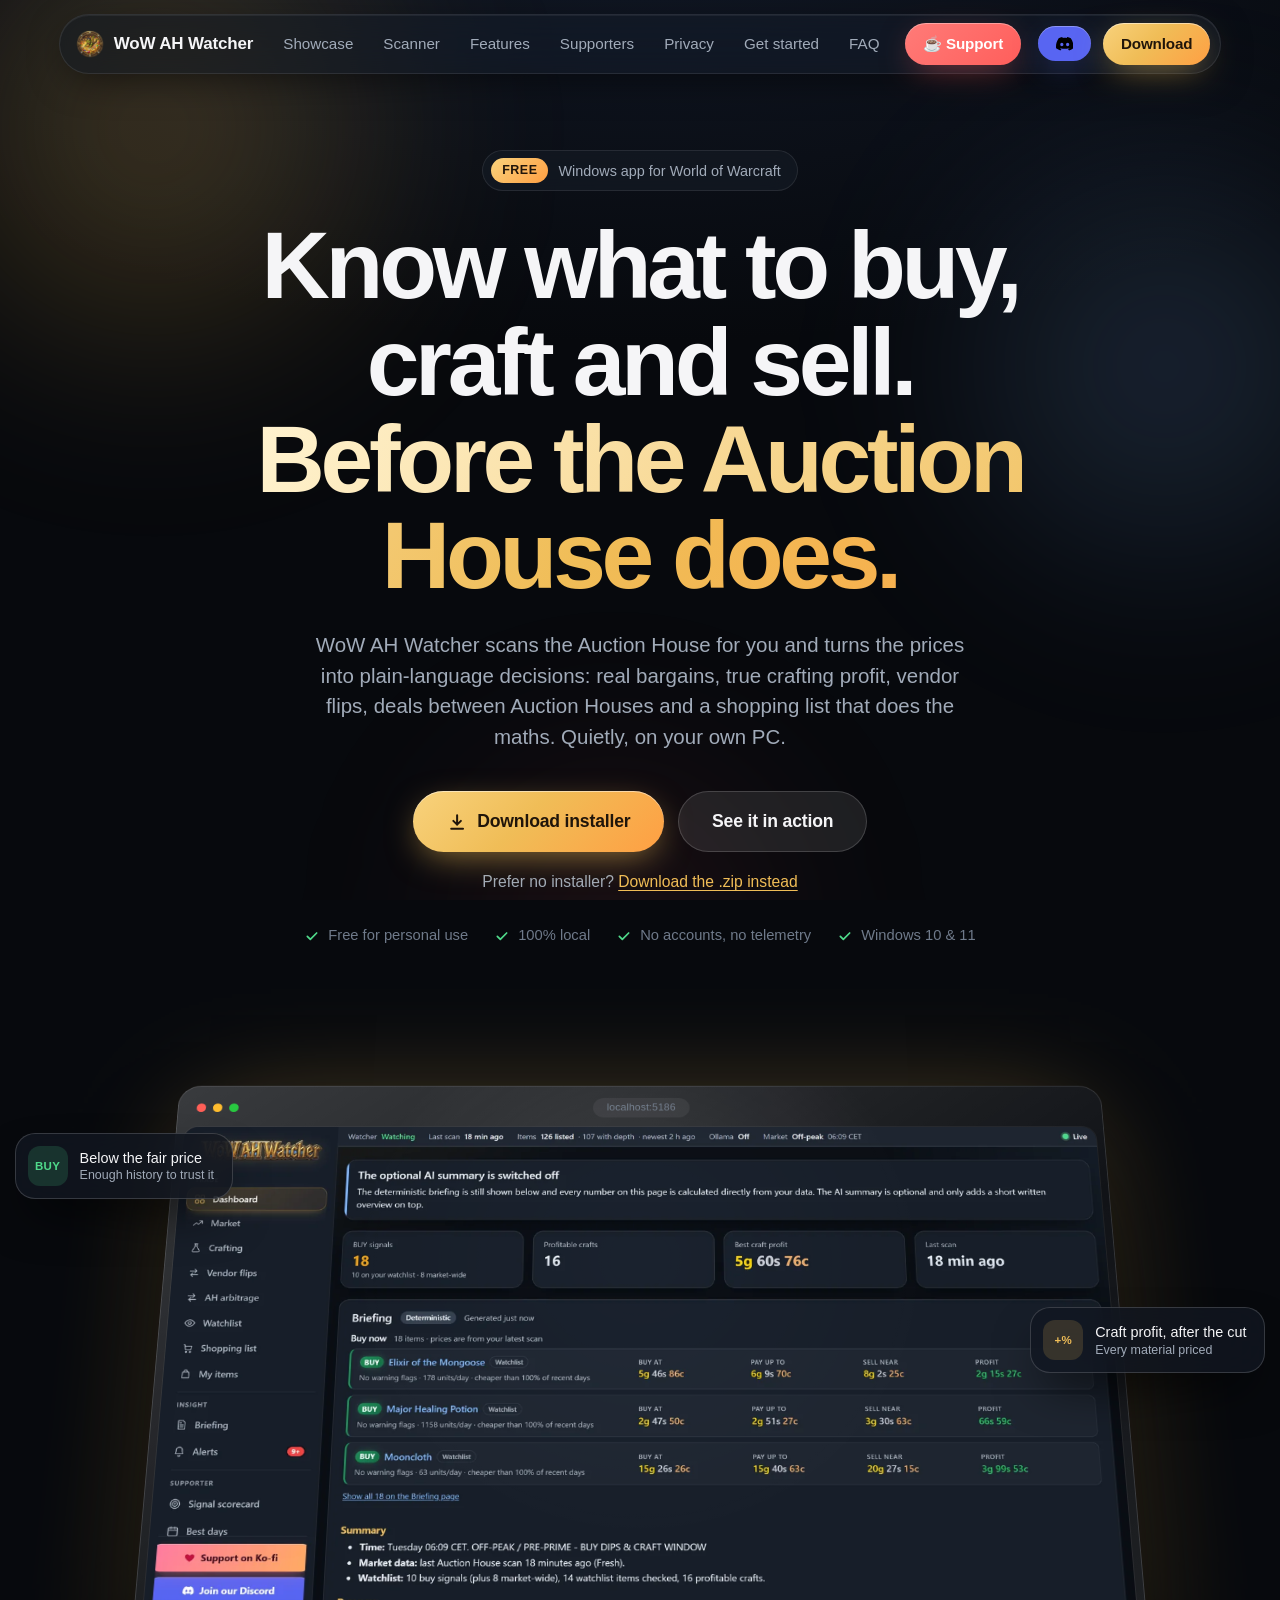
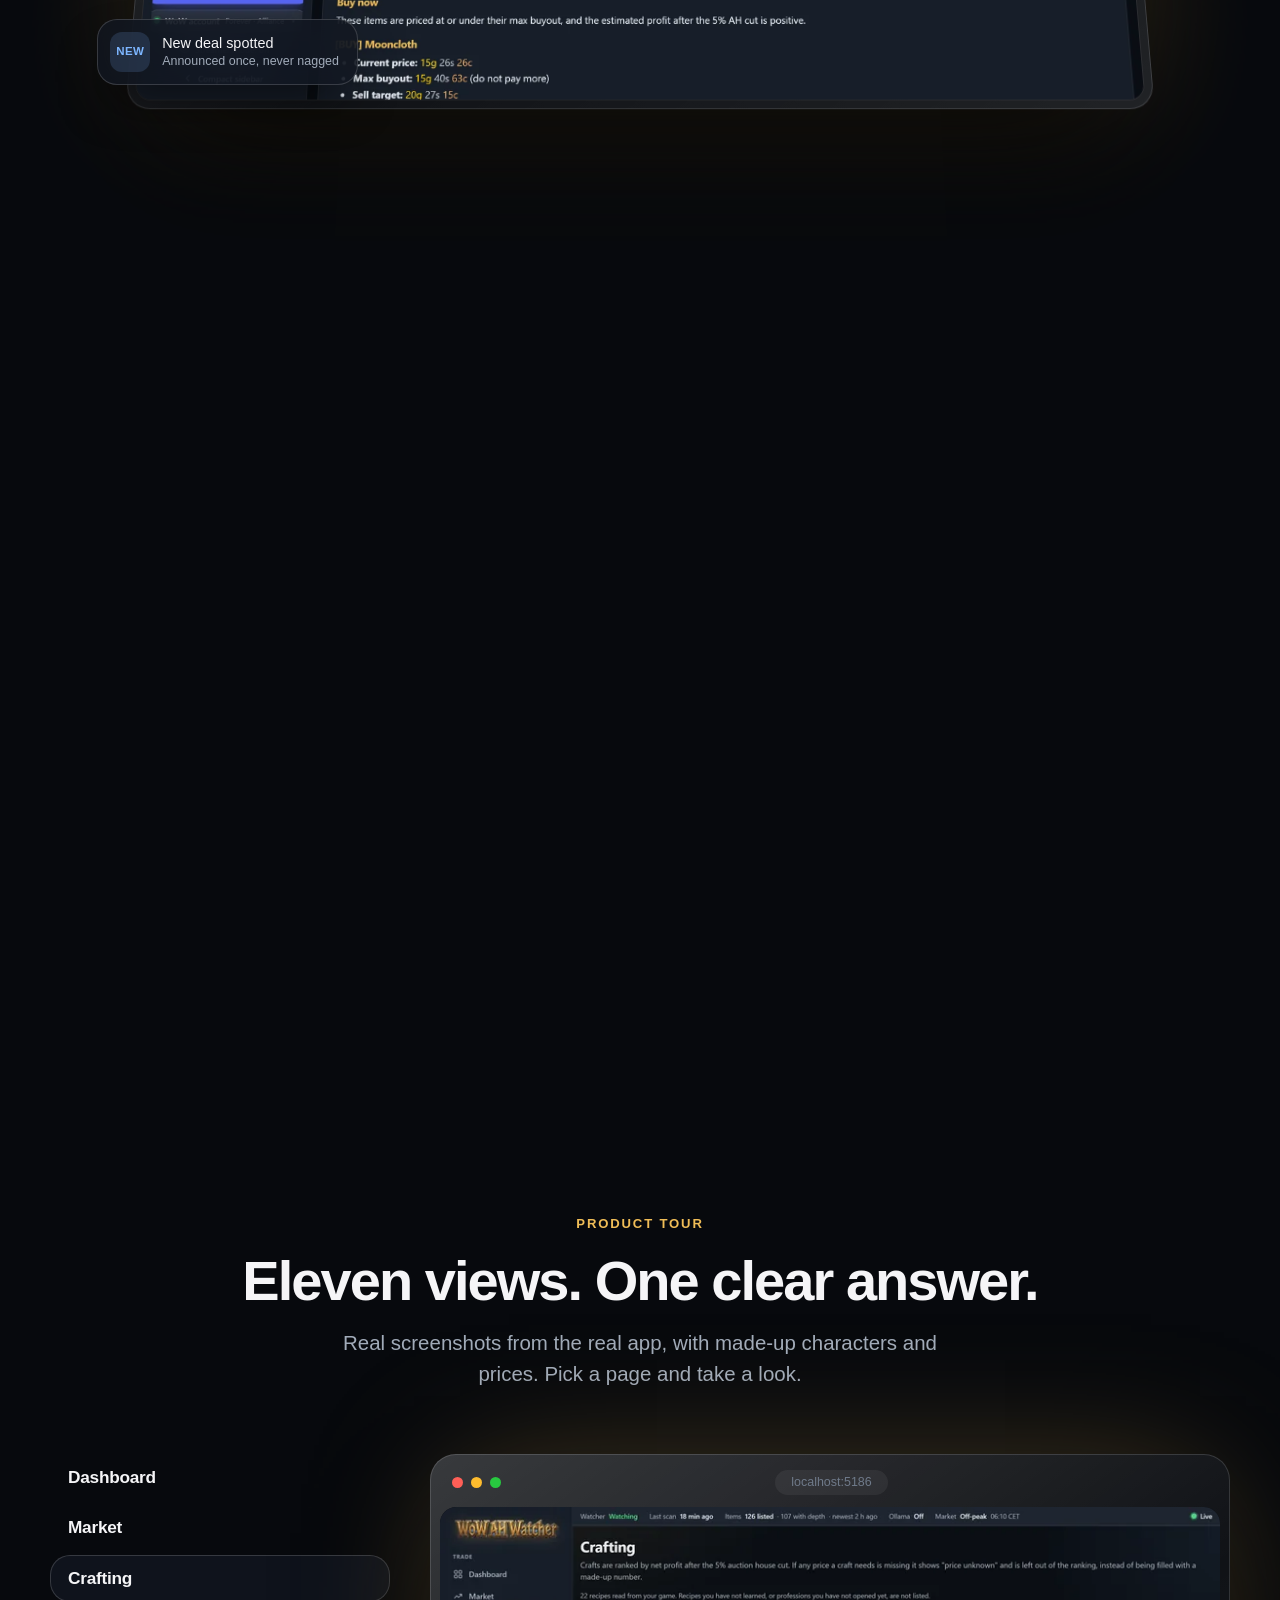
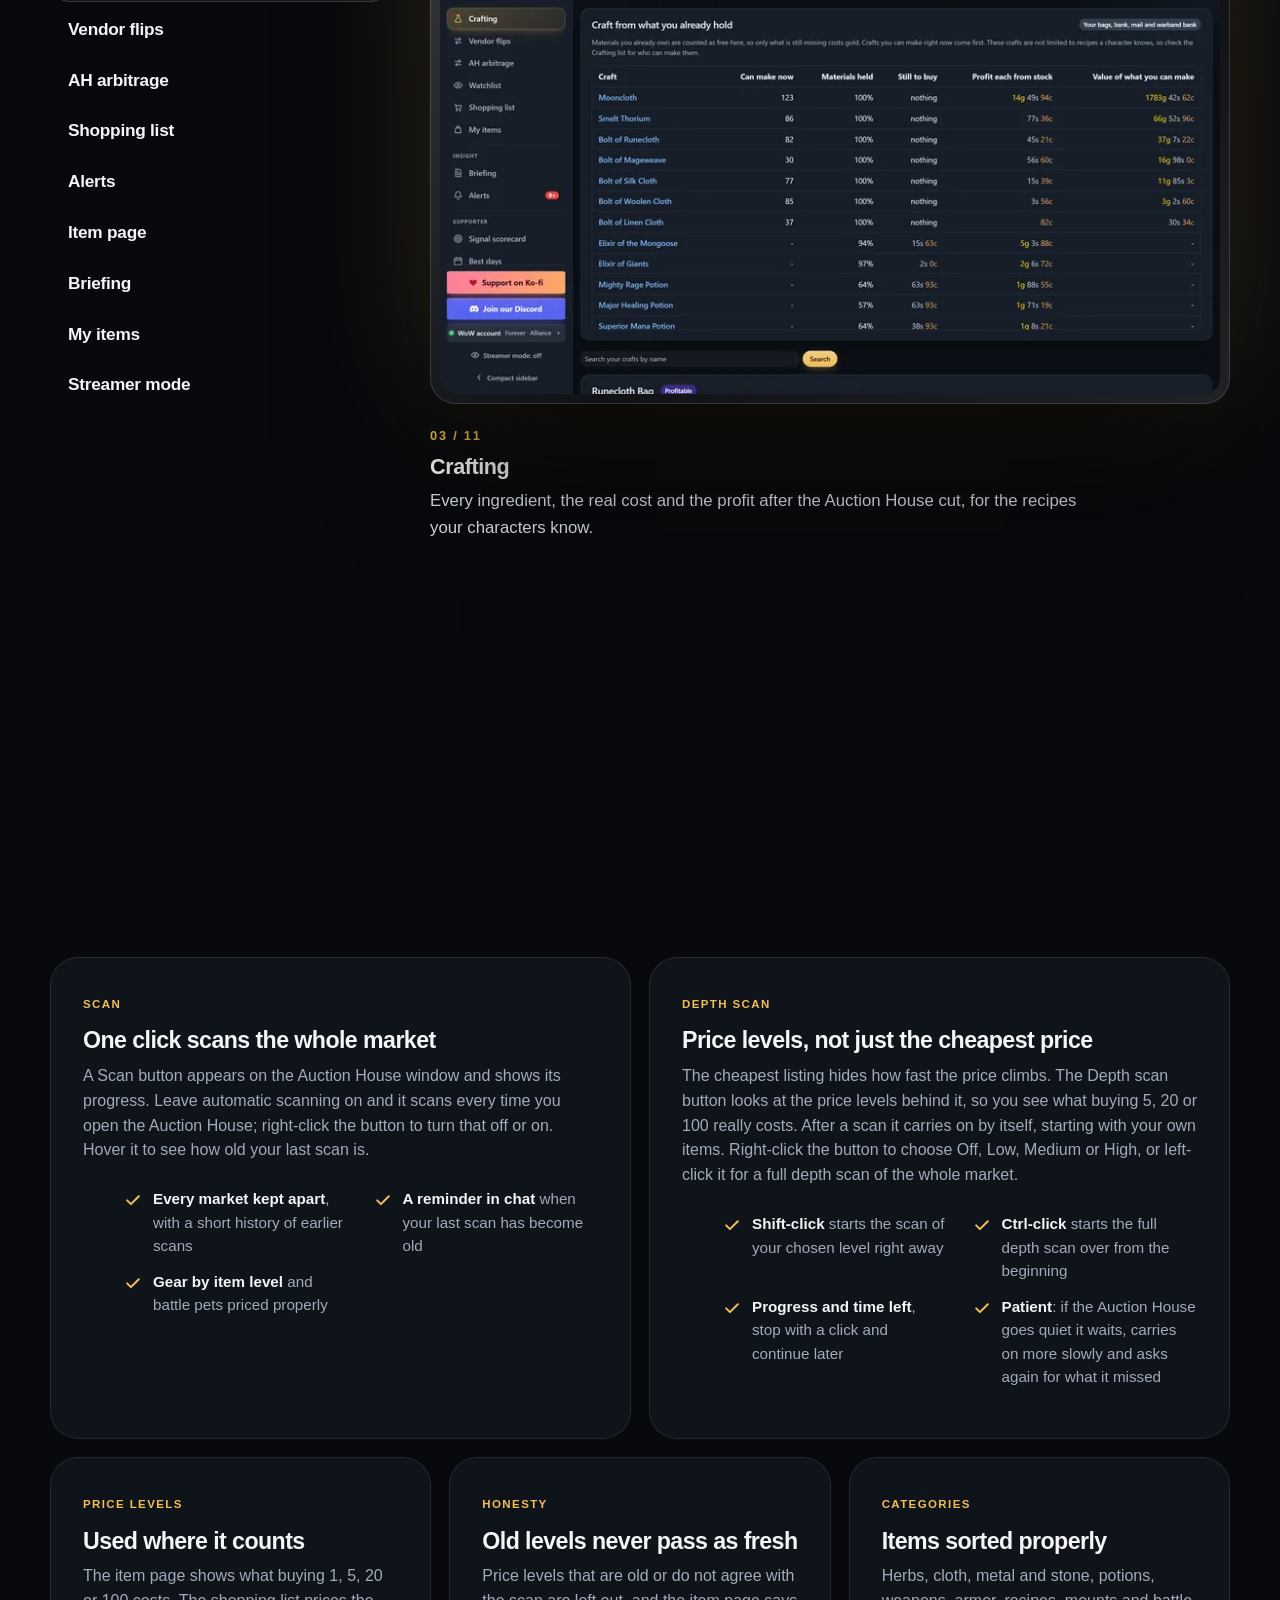
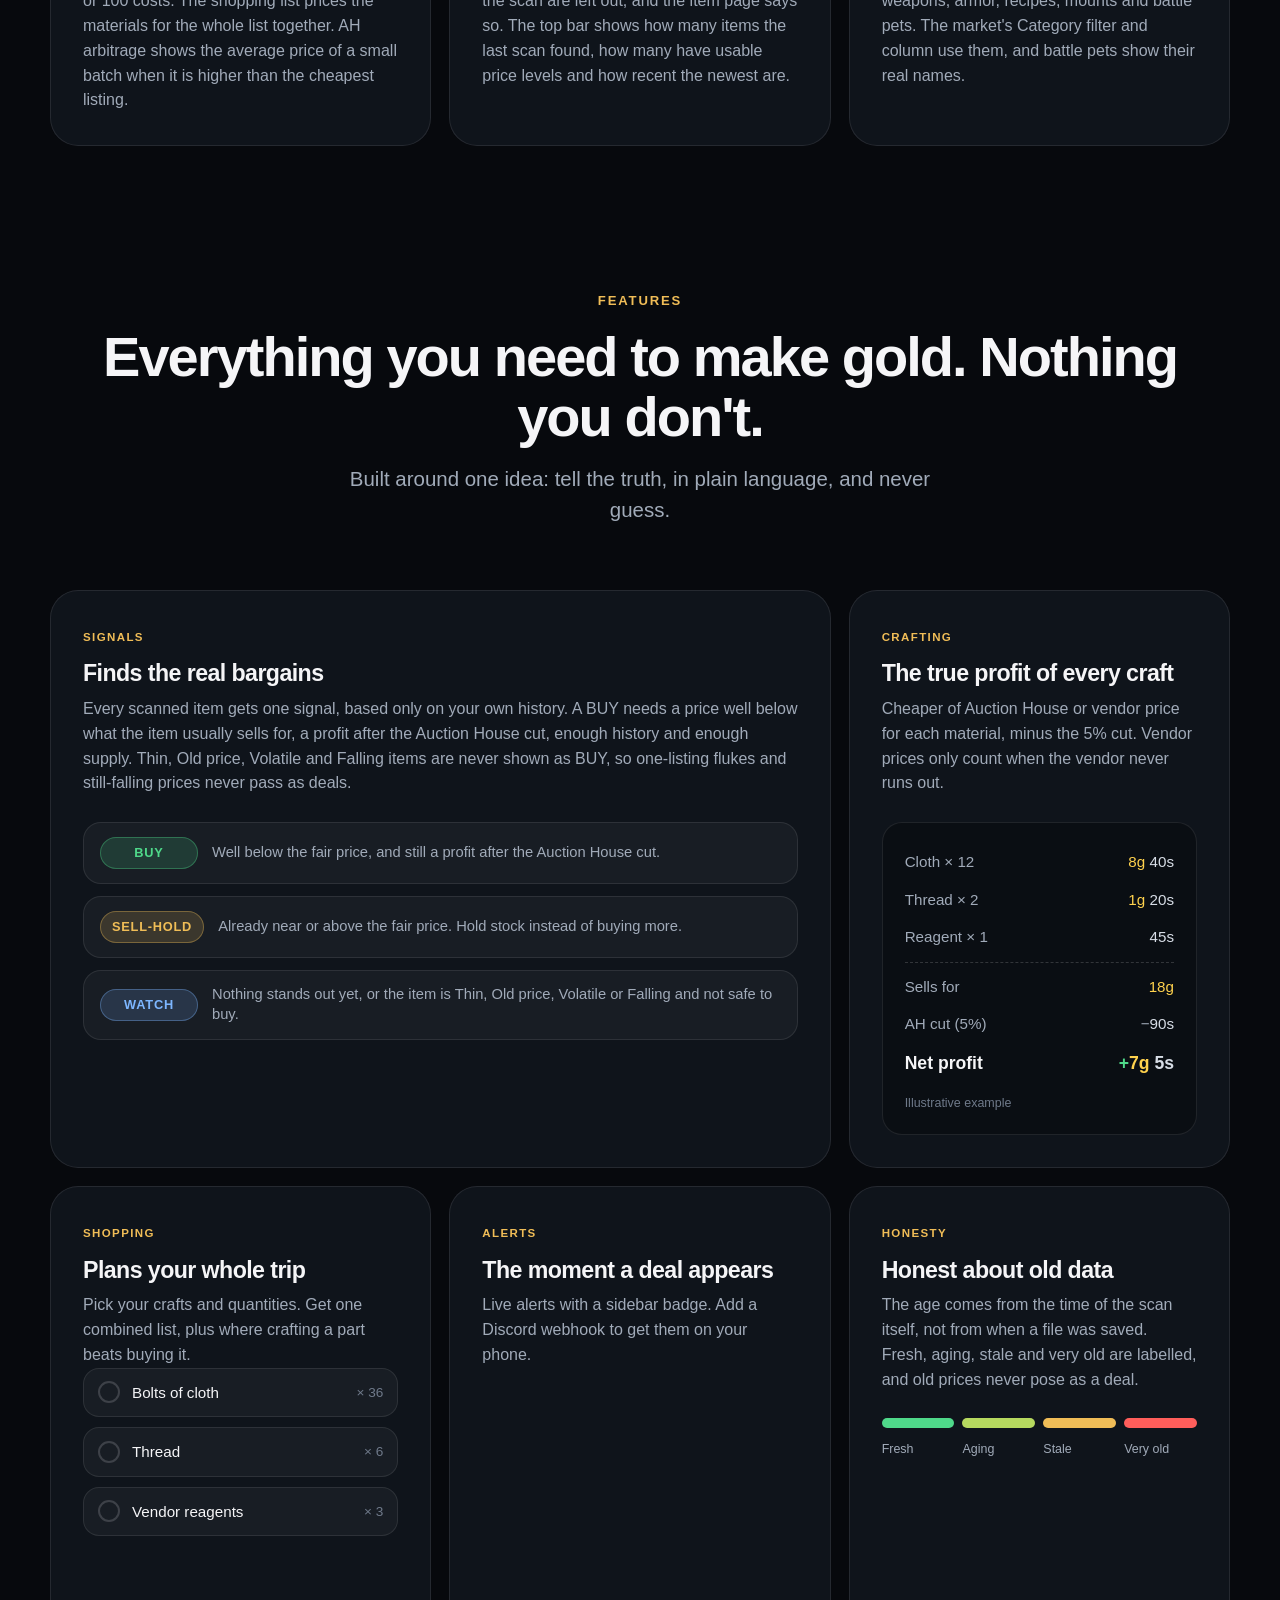
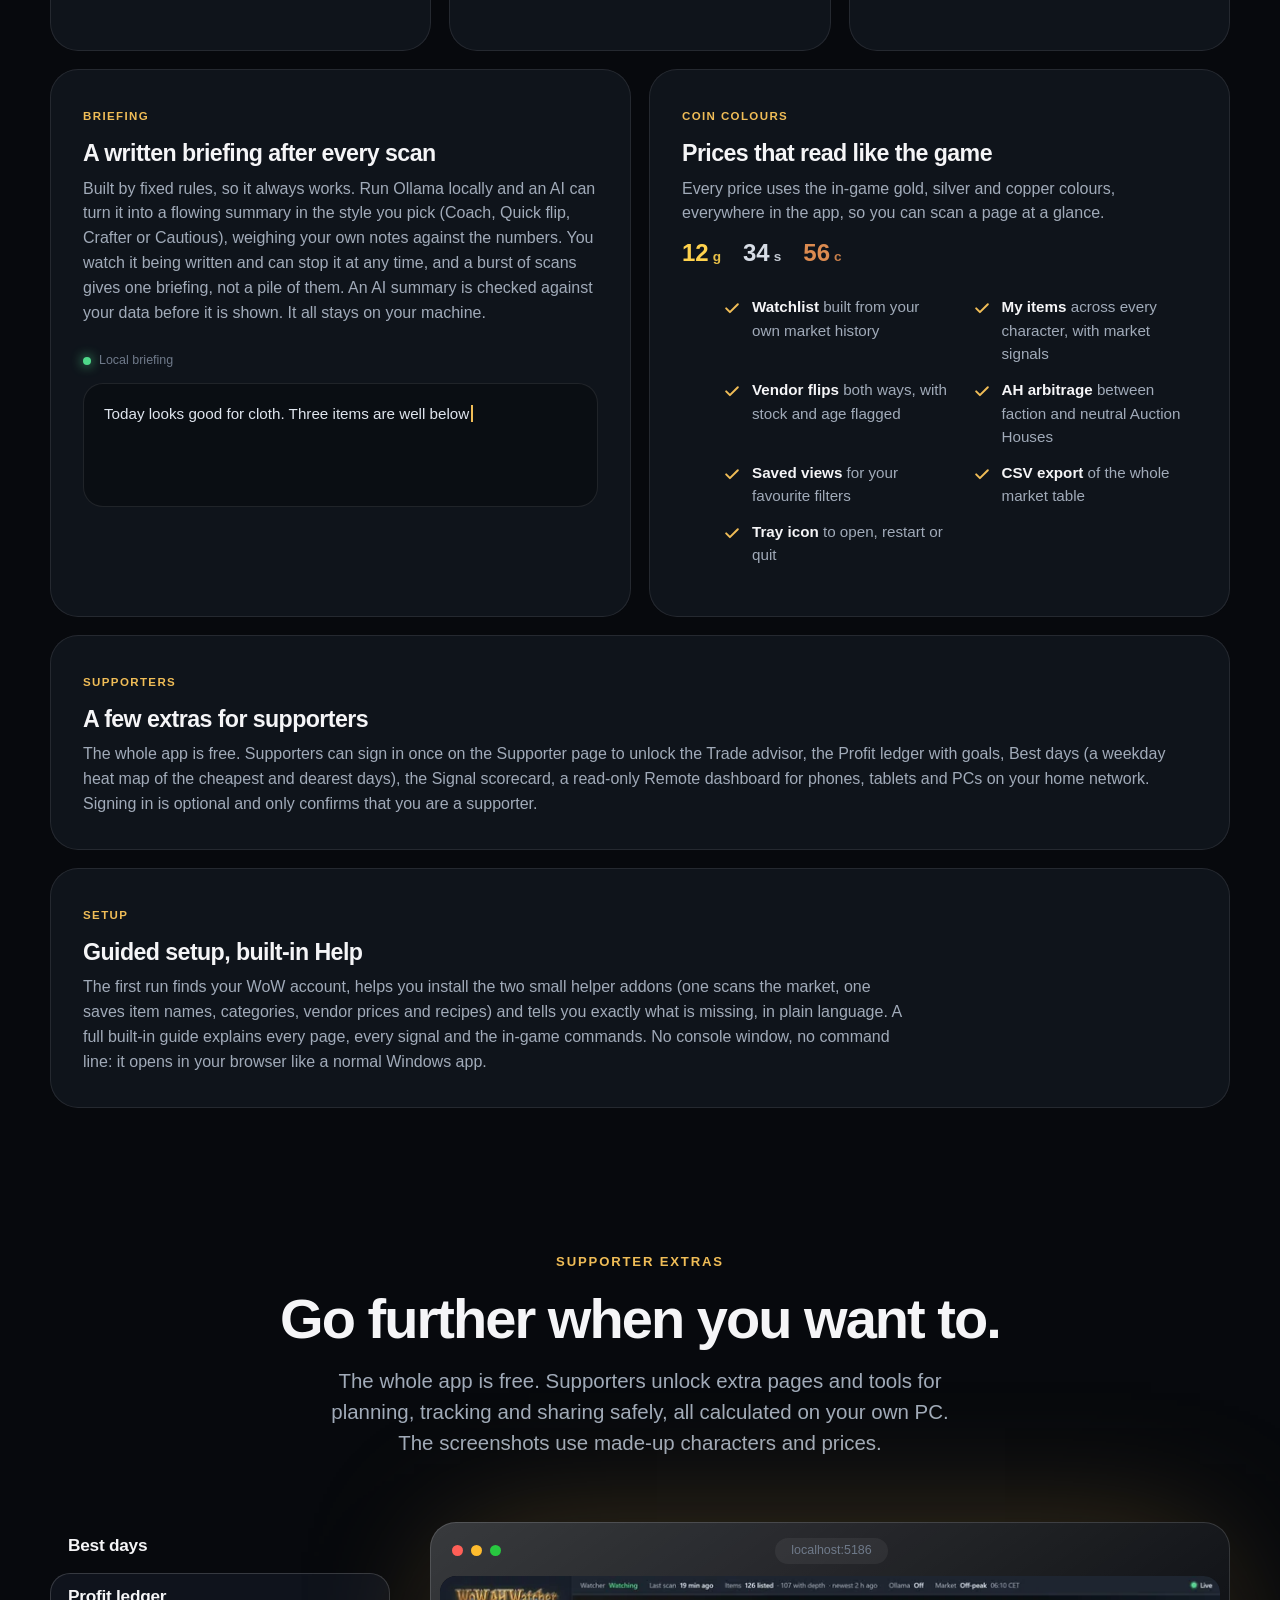
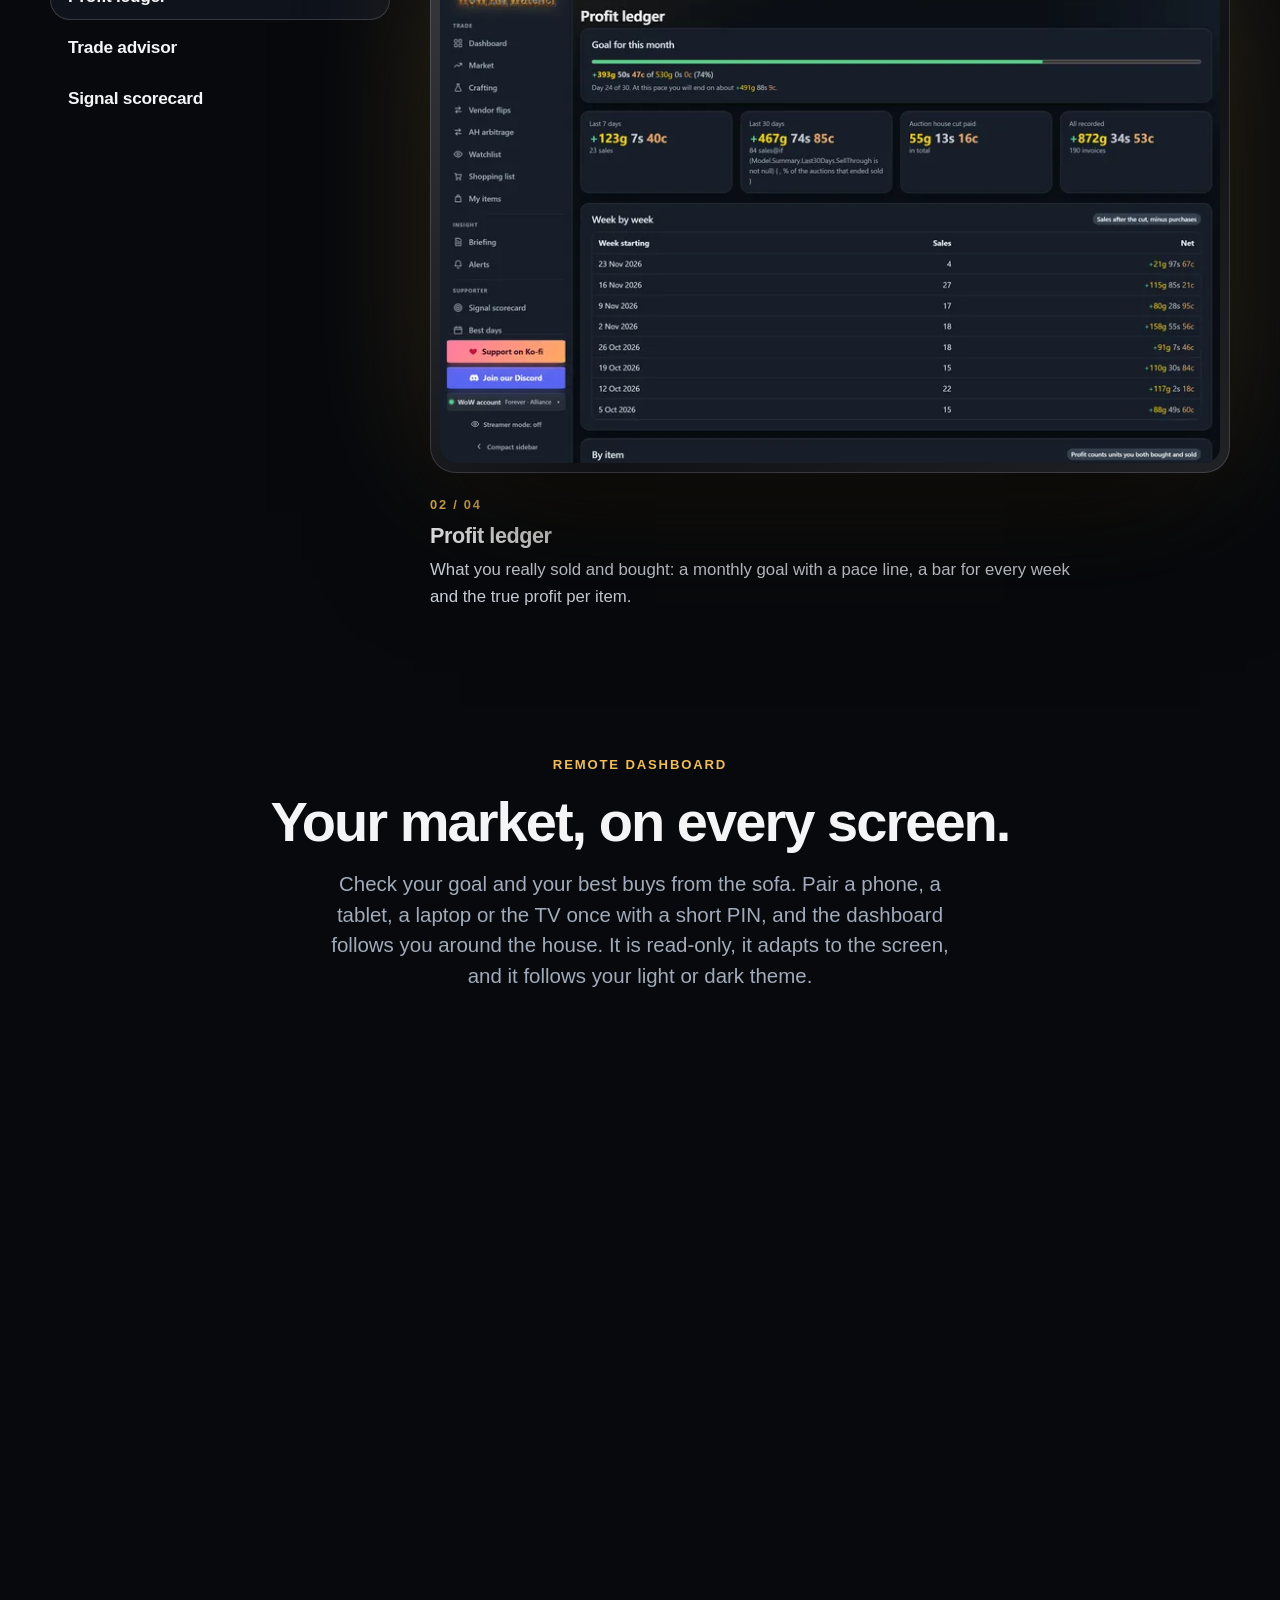
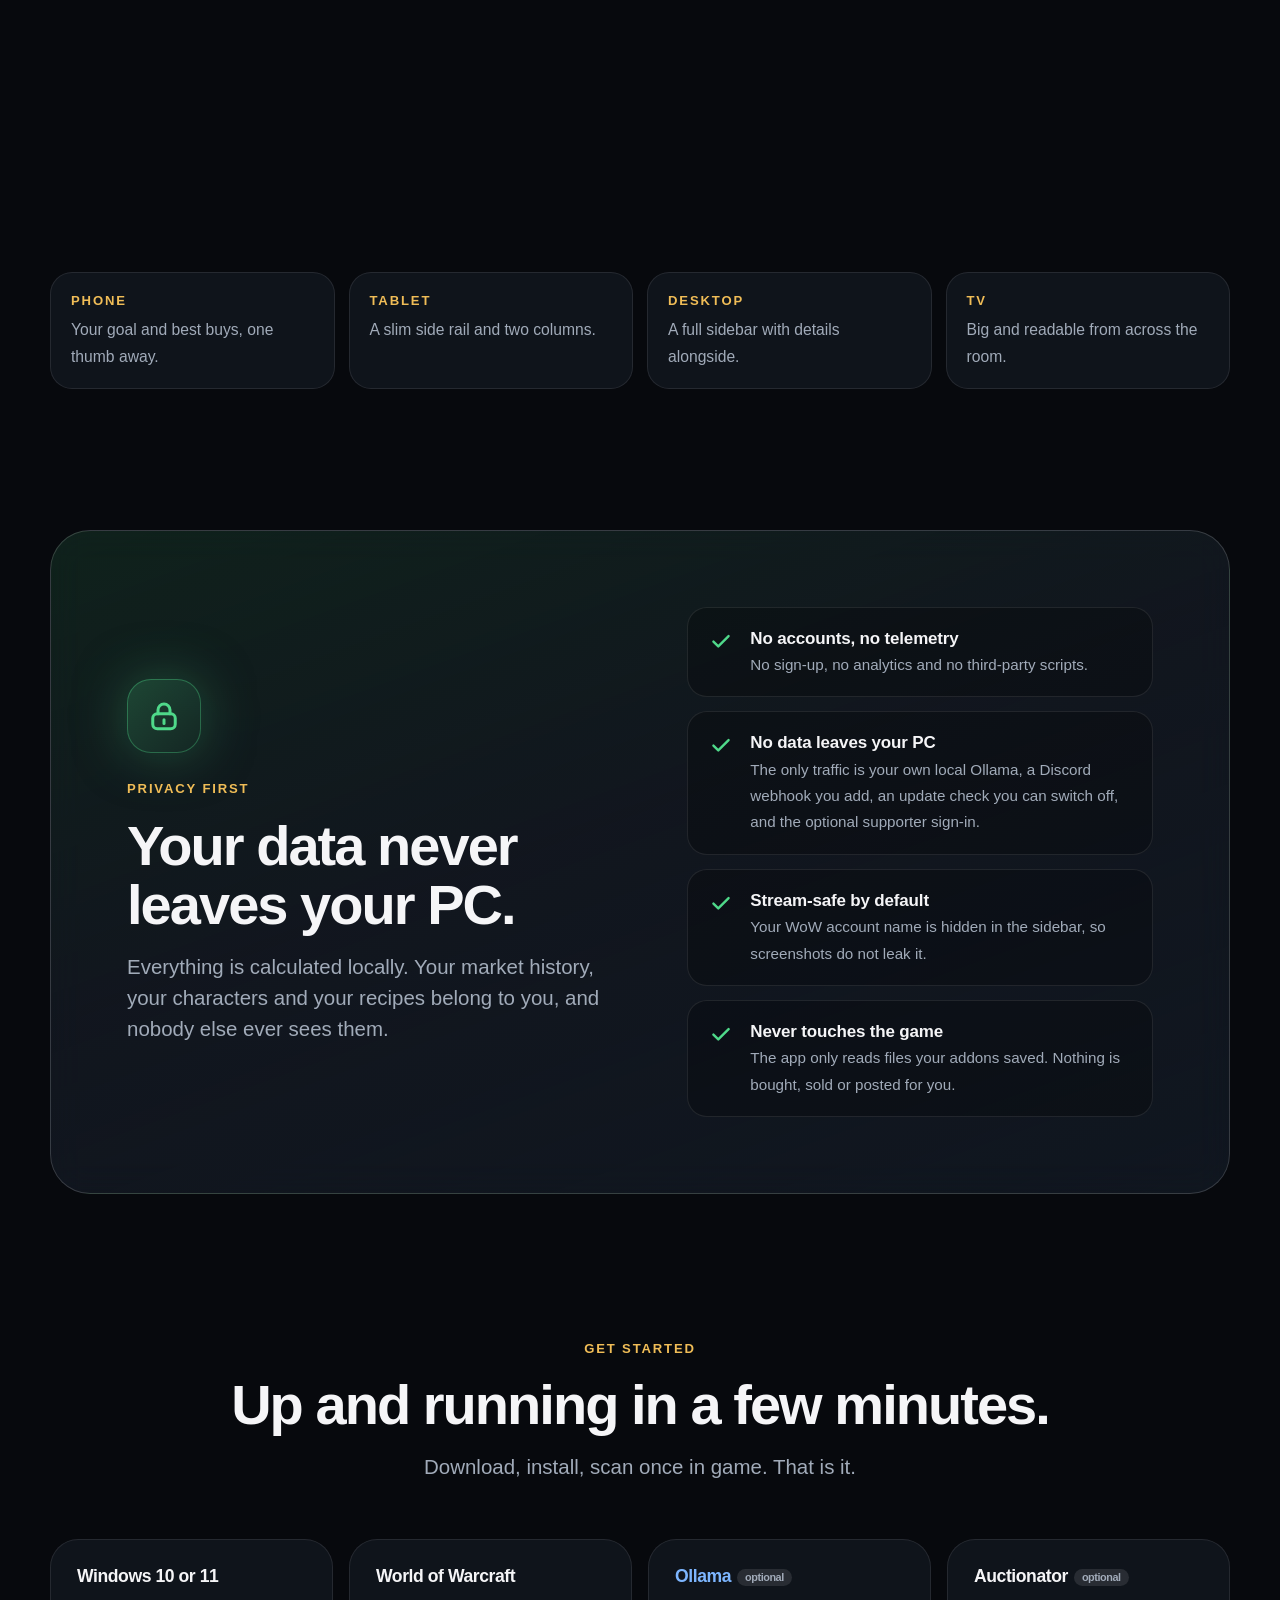
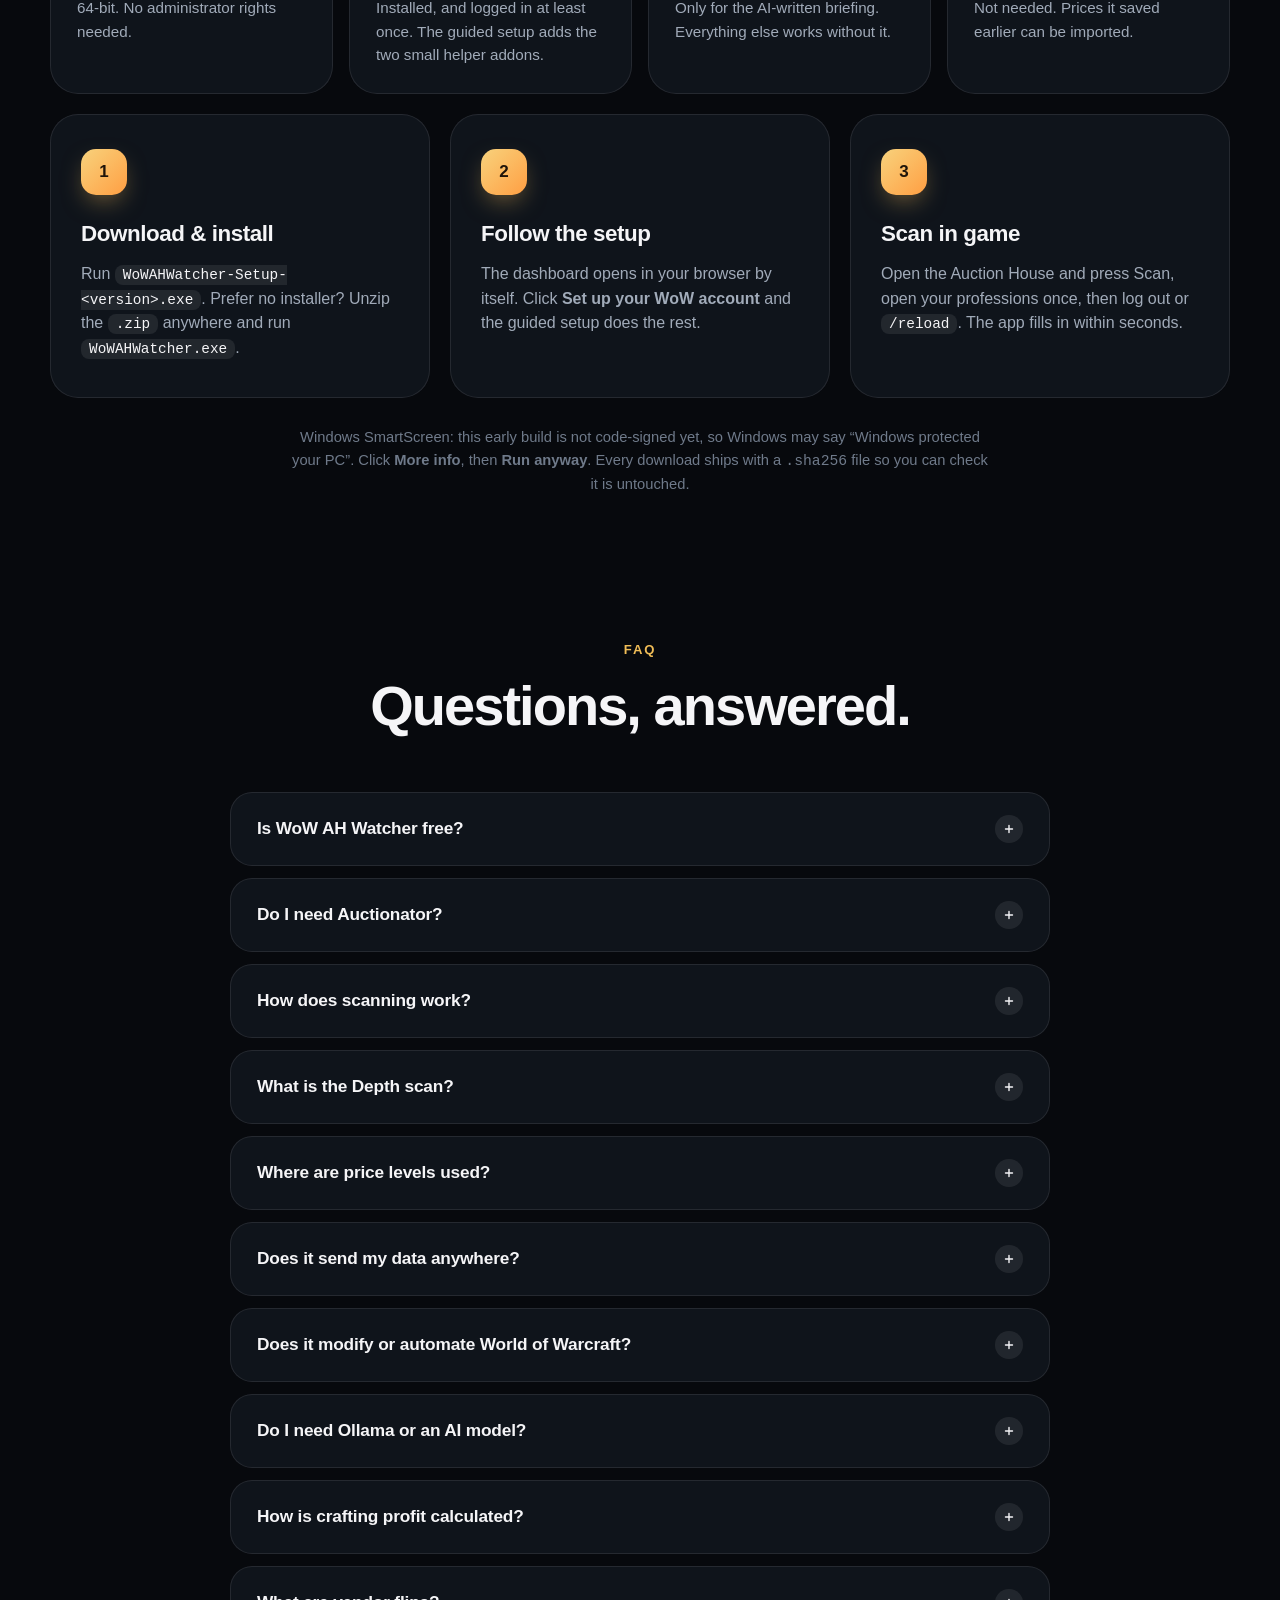
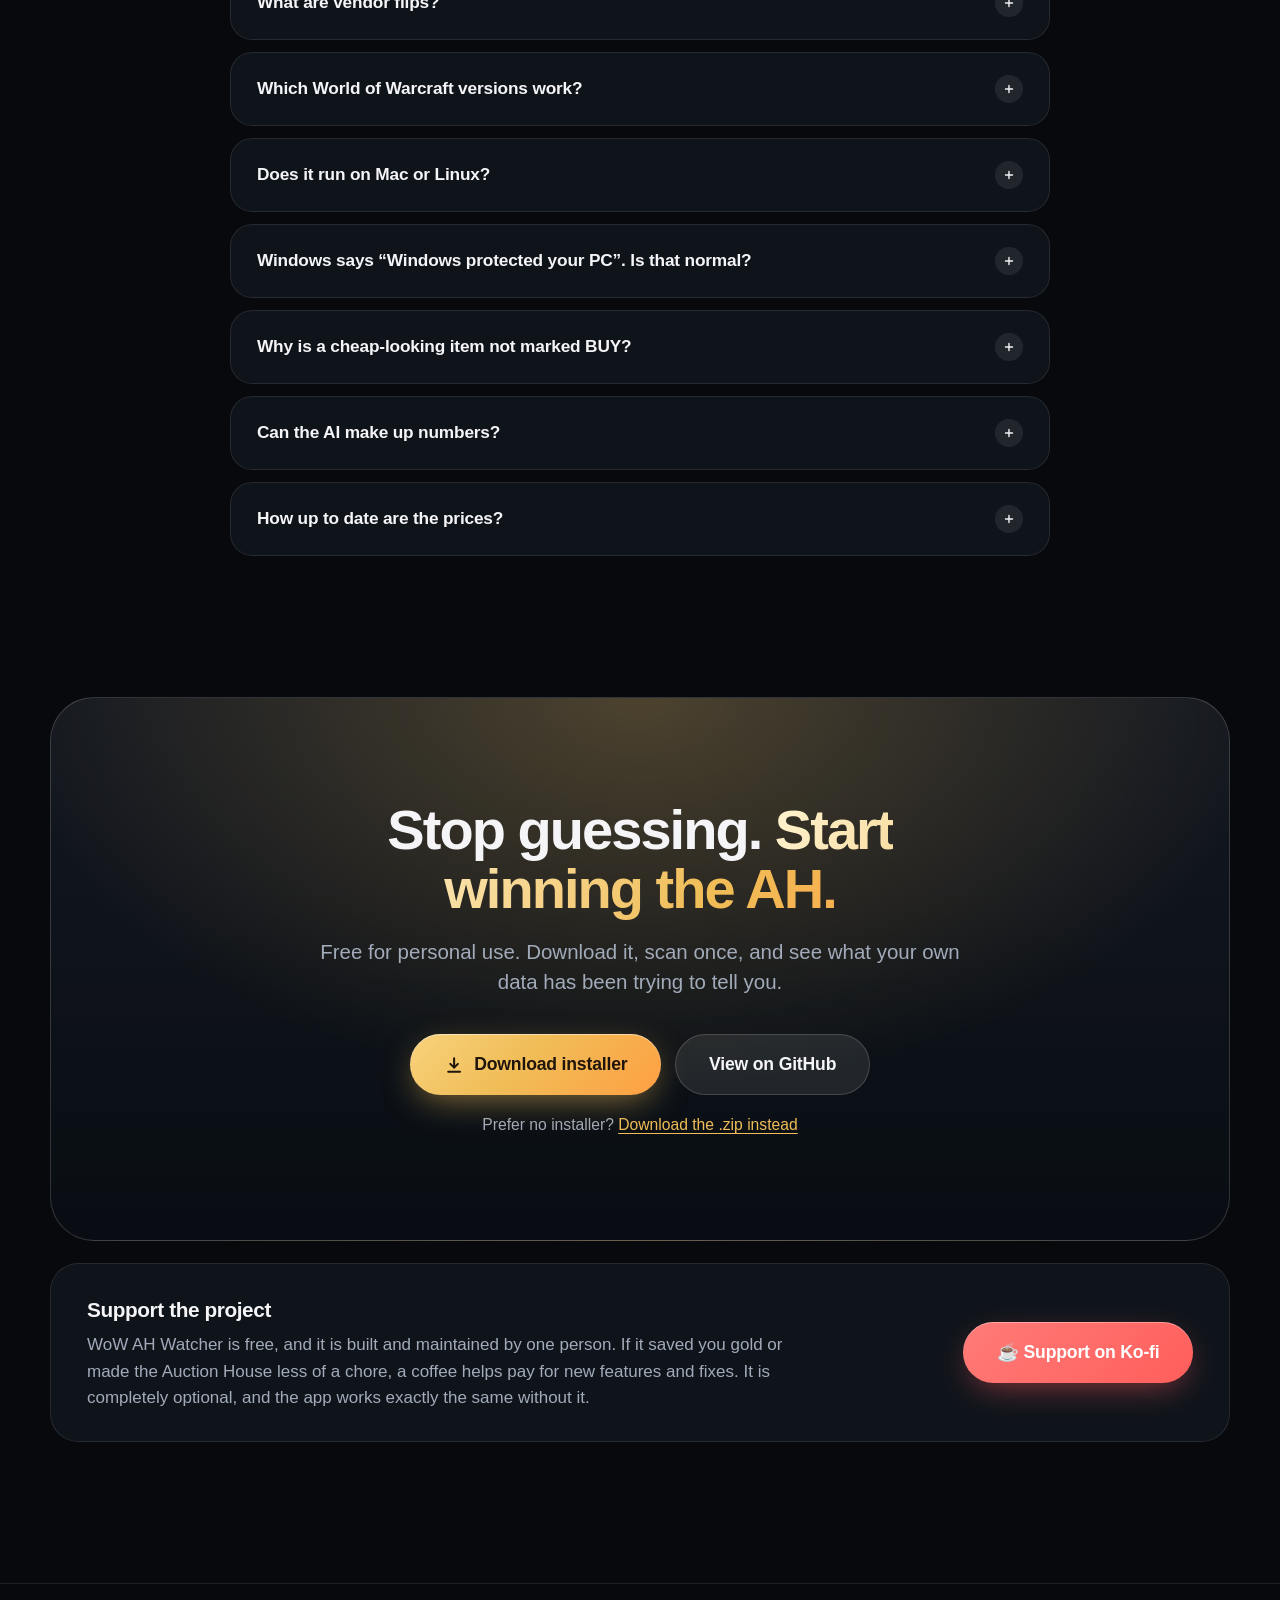
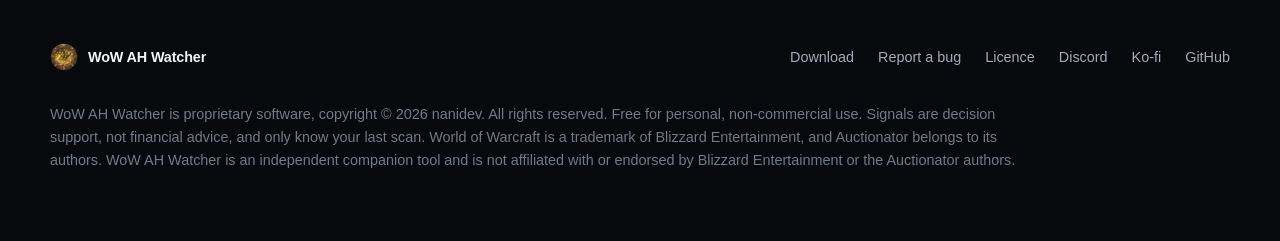
<file: index.html>
<!doctype html>
<html lang="en">
<head>
<meta charset="utf-8">
<meta name="viewport" content="width=device-width, initial-scale=1, viewport-fit=cover">
<title>WoW AH Watcher | WoW Auction House Scanner, Market Signals &amp; Crafting Profit</title>
<meta name="description" content="Free Windows app with its own Auction House scanner. Scans the whole market and its price levels, then shows BUY signals, true crafting profit, shopping lists and deal alerts for WoW. 100% local, no accounts.">
<meta name="keywords" content="WoW auction house tool, WoW auction house scanner, World of Warcraft gold making, WoW crafting profit calculator, WoW market signals, AH flipping tool, WoW deal alerts">
<meta name="author" content="nanidev">
<meta name="robots" content="index, follow, max-image-preview:large, max-snippet:-1">
<meta name="theme-color" content="#07090d">
<meta name="color-scheme" content="dark">
<link rel="canonical" href="https://wowahwatcher.com/">

<meta property="og:type" content="website">
<meta property="og:site_name" content="WoW AH Watcher">
<meta property="og:title" content="WoW AH Watcher: know what to buy, craft and sell before the Auction House does">
<meta property="og:description" content="Scan the Auction House, see what buying really costs, and get BUY signals, true crafting profit, shopping lists and deal alerts. Free, 100% local, no accounts.">
<meta property="og:url" content="https://wowahwatcher.com/">
<meta property="og:image" content="https://wowahwatcher.com/assets/site/og-image.jpg?v=9">
<meta property="og:image:width" content="1200">
<meta property="og:image:height" content="630">
<meta property="og:image:alt" content="WoW AH Watcher dashboard showing BUY signals, crafting profit and a written market briefing">
<meta name="twitter:card" content="summary_large_image">
<meta name="twitter:title" content="WoW AH Watcher: Auction House scanner, market signals and crafting profit">
<meta name="twitter:description" content="Free, 100% local Windows app that tells you what to buy, craft and sell in the World of Warcraft Auction House.">
<meta name="twitter:image" content="https://wowahwatcher.com/assets/site/og-image.jpg?v=9">

<link rel="icon" href="favicon.ico" sizes="any">
<link rel="icon" type="image/png" sizes="32x32" href="assets/site/favicon-32.png">
<link rel="apple-touch-icon" href="apple-touch-icon.png">
<link rel="preload" as="image" href="assets/site/dashboard-1600.webp" imagesrcset="assets/site/dashboard-800.webp 800w, assets/site/dashboard-1600.webp 1600w" imagesizes="(max-width: 1100px) 100vw, 1060px" fetchpriority="high">
<link rel="stylesheet" href="assets/site/site.css">
<script>document.documentElement.classList.add('js');</script>

<script type="application/ld+json">
{
  "@context": "https://schema.org",
  "@graph": [
    {
      "@type": "SoftwareApplication",
      "@id": "https://wowahwatcher.com/#app",
      "name": "WoW AH Watcher",
      "alternateName": "WoWAHWatcher",
      "description": "A free, local Windows app with its own Auction House scanner. It scans the whole market and its price levels, and shows BUY, SELL-HOLD and WATCH signals, true crafting profit, vendor flips, AH arbitrage, a shopping list and deal alerts for the World of Warcraft Auction House.",
      "applicationCategory": "UtilitiesApplication",
      "operatingSystem": "Windows 10, Windows 11",
      "softwareVersion": "1.5.3",
      "url": "https://wowahwatcher.com/",
      "downloadUrl": "https://github.com/nanidev/wowahwatcher/releases/latest",
      "image": "https://wowahwatcher.com/assets/site/og-image.jpg",
      "screenshot": [
        "https://wowahwatcher.com/assets/screens/dashboard.png",
        "https://wowahwatcher.com/assets/screens/market.png",
        "https://wowahwatcher.com/assets/screens/crafting.png",
        "https://wowahwatcher.com/assets/screens/vendorflips.png",
        "https://wowahwatcher.com/assets/screens/arbitrage.png",
        "https://wowahwatcher.com/assets/screens/shopping.png",
        "https://wowahwatcher.com/assets/screens/myitems.png",
        "https://wowahwatcher.com/assets/screens/briefing.png",
        "https://wowahwatcher.com/assets/screens/bestdays.png",
        "https://wowahwatcher.com/assets/screens/ledger.png",
        "https://wowahwatcher.com/assets/screens/advisor.png",
        "https://wowahwatcher.com/assets/screens/scorecard.png",
        "https://wowahwatcher.com/assets/screens/watchlist.png"
      ],
      "offers": { "@type": "Offer", "price": "0", "priceCurrency": "USD", "description": "Free for personal, non-commercial use" },
      "author": { "@type": "Person", "name": "nanidev", "url": "https://github.com/nanidev" },
      "featureList": [
        "Its own Auction House scanner: a Scan button, automatic scanning and price levels for the whole market",
        "BUY, SELL-HOLD and WATCH signals from your own market history",
        "Price levels show what buying 5, 20 or 100 really costs, on the item page, the shopping list and AH arbitrage",
        "Crafting profit after the 5% Auction House cut, using vendor prices only where stock is unlimited",
        "Vendor flips: items worth more at a vendor than where they are sold, both directions",
        "AH arbitrage between the faction and neutral Auction Houses",
        "Combined shopping list with buy-versus-craft comparison",
        "My items: everything your characters carry, bank and have listed, valued with live market signals",
        "Live deal alerts with optional Discord webhook",
        "Optional local AI briefing through Ollama, in four writing styles, with live progress and a Stop button",
        "Every game version, with a market switcher and separate history per market",
        "Optional supporter extras: trade advisor, profit ledger, best days, signal scorecard, and remote dashboard",
        "100% local, no accounts, no telemetry"
      ]
    },
    {
      "@type": "WebSite",
      "@id": "https://wowahwatcher.com/#website",
      "url": "https://wowahwatcher.com/",
      "name": "WoW AH Watcher",
      "inLanguage": "en"
    },
    {
      "@type": "FAQPage",
      "mainEntity": [
        { "@type": "Question", "name": "Is WoW AH Watcher free?", "acceptedAnswer": { "@type": "Answer", "text": "Yes. It is free for personal, non-commercial use. If it saves you gold you can optionally support its development on Ko-fi, and the app works exactly the same either way." } },
        { "@type": "Question", "name": "Do I need Auctionator?", "acceptedAnswer": { "@type": "Answer", "text": "No. WoW AH Watcher has its own scanner, and the guided setup installs the two small helper addons for you. If you already have prices saved by Auctionator, you can bring them in once from the Game version and market page." } },
        { "@type": "Question", "name": "How does scanning work?", "acceptedAnswer": { "@type": "Answer", "text": "The helper addon adds a Scan button to the Auction House window. Press it to gather the whole market, or leave automatic scanning on and it scans every time you open the Auction House (right-click the button to turn that off or on). The Scan button is built for the modern Auction House window (WoW: Forever and Retail). On the older Classic versions you can import prices saved by Auctionator." } },
        { "@type": "Question", "name": "What is the Depth scan?", "acceptedAnswer": { "@type": "Answer", "text": "The cheapest listing hides how fast the price climbs. The Depth scan button looks at the price levels behind it. After a market scan it carries on by itself at the level you chose (right-click the button for Off, Low, Medium or High). Left-click it for a full depth scan of the whole market: it warns you first, shows progress and time left, and can be stopped and continued later. Shift-click starts the scan of your chosen level right away, and Ctrl-click starts the full scan over from the beginning." } },
        { "@type": "Question", "name": "Where are price levels used?", "acceptedAnswer": { "@type": "Answer", "text": "On the item page, which shows what buying 1, 5, 20 or 100 costs. In the shopping list, which prices the materials for the whole list together. And on AH arbitrage, which shows the average price of a small batch when it is higher than the cheapest listing. Price levels that are old or do not agree with the scan are left out, and the item page says so." } },
        { "@type": "Question", "name": "Does it send my data anywhere?", "acceptedAnswer": { "@type": "Answer", "text": "No. Everything is calculated locally on your PC. There are no accounts, no telemetry and no third-party scripts. The app only talks to your own local Ollama, to a Discord webhook if you add one, and to GitHub to ask for the newest release number (you can turn that off in Settings). If you choose to sign in as a supporter, it also contacts the project's supporter sign-in, only to confirm that you are a supporter. Nothing about you or your data is sent." } },
        { "@type": "Question", "name": "Does it modify or automate World of Warcraft?", "acceptedAnswer": { "@type": "Answer", "text": "No. The app never touches the game. The helper addons ask the Auction House for prices the way you would by searching, and only when you press a button or open the Auction House. The app reads the files they save after you log out or type /reload. Nothing is bought, sold or posted for you." } },
        { "@type": "Question", "name": "Do I need Ollama or an AI model?", "acceptedAnswer": { "@type": "Answer", "text": "No. Ollama is optional. Without it you still get a clear written briefing built from fixed rules. With Ollama installed, a local AI can rewrite the briefing as a flowing summary on your own machine." } },
        { "@type": "Question", "name": "How is crafting profit calculated?", "acceptedAnswer": { "@type": "Answer", "text": "Each material is priced at the cheaper of its Auction House price and its vendor price, but a vendor price only counts when the vendor has unlimited stock. Reputation discounts are already in the vendor price. The 5% Auction House cut is taken off the sale price, and you see the net profit and margin. Materials you can only get from a vendor are labelled, and crafts your characters cannot make are flagged. If a price is missing, the craft shows price unknown instead of inventing a total." } },
        { "@type": "Question", "name": "What are vendor flips?", "acceptedAnswer": { "@type": "Answer", "text": "Vendor flips lists items that are worth more somewhere else than where they are sold: ones you can buy on the Auction House for less than a vendor pays, and ones a vendor sells for less than they fetch on the Auction House after the 5% cut. Every price comes from your own scan or your own game. The page says when a vendor's stock is not confirmed and leaves out old prices." } },
        { "@type": "Question", "name": "Which World of Warcraft versions work?", "acceptedAnswer": { "@type": "Answer", "text": "The app looks for the retail, classic and forever game folders. If your install is somewhere unusual, you can choose the WoW folder yourself in Settings." } },
        { "@type": "Question", "name": "Does it run on Mac or Linux?", "acceptedAnswer": { "@type": "Answer", "text": "Not at the moment. WoW AH Watcher is a Windows 10 and Windows 11 (64-bit) app." } },
        { "@type": "Question", "name": "Windows says \"Windows protected your PC\". Is that normal?", "acceptedAnswer": { "@type": "Answer", "text": "Yes. The first builds are not code-signed yet, so Windows SmartScreen may warn you. Click More info, then Run anyway. Every download ships with a .sha256 file so you can verify it is untouched." } },
        { "@type": "Question", "name": "Why is a cheap-looking item not marked BUY?", "acceptedAnswer": { "@type": "Answer", "text": "A BUY needs a price well below what the item usually sells for, a profit after the 5% Auction House cut, enough history and enough supply. Items that are Thin, Old price, Volatile or Falling are never marked BUY, even when they look cheap. The item page gives the reason." } },
        { "@type": "Question", "name": "Can the AI make up numbers?", "acceptedAnswer": { "@type": "Answer", "text": "Every figure in an AI summary is compared with the data the app calculated. If a price or item does not match, the summary is discarded, the verified briefing is shown, and the page explains what did not match." } },
        { "@type": "Question", "name": "How up to date are the prices?", "acceptedAnswer": { "@type": "Answer", "text": "The app reads the time of the last full scan of your market, so it labels the data as fresh (under an hour), aging, stale or very old and never presents old prices as a deal. Scan in game and the app updates within seconds." } }
      ]
    }
  ]
}
</script>
</head>
<body>
<a class="skip" href="#main">Skip to content</a>
<div class="progress" aria-hidden="true"></div>
<div class="aurora" aria-hidden="true"><i></i><i></i><i></i></div>

<header class="nav" id="top">
  <div class="nav-in">
    <a class="brand" href="#top" aria-label="WoW AH Watcher home"><img src="assets/site/logo-256.webp" width="28" height="28" alt="">WoW AH Watcher</a>
    <nav class="nav-links" id="menu" aria-label="Main">
      <a href="#showcase">Showcase</a>
      <a href="#scanner">Scanner</a>
      <a href="#features">Features</a>
      <a href="#supporters">Supporters</a>
      <a href="#privacy">Privacy</a>
      <a href="#start">Get started</a>
      <a href="#faq">FAQ</a>
    </nav>
    <a class="btn btn-kofi btn-sm nav-cta nav-support" href="https://ko-fi.com/nanidev" rel="noopener">&#9749; Support</a>
    <a class="btn btn-discord btn-sm nav-cta nav-discord" href="https://discord.gg/3eAs8Bxatj" rel="noopener" aria-label="Join the WoW AH Watcher Discord" title="Join the Discord"><svg viewBox="0 0 24 24" aria-hidden="true" focusable="false"><path d="M20.317 4.3698a19.7913 19.7913 0 00-4.8851-1.5152.0741.0741 0 00-.0785.0371c-.211.3753-.4447.8648-.6083 1.2495-1.8447-.2762-3.68-.2762-5.4868 0-.1636-.3933-.4058-.8742-.6177-1.2495a.077.077 0 00-.0785-.037 19.7363 19.7363 0 00-4.8852 1.515.0699.0699 0 00-.0321.0277C.5334 9.0458-.319 13.5799.0992 18.0578a.0824.0824 0 00.0312.0561c2.0528 1.5076 4.0413 2.4228 5.9929 3.0294a.0777.0777 0 00.0842-.0276c.4616-.6304.8731-1.2952 1.226-1.9942a.076.076 0 00-.0416-.1057c-.6528-.2476-1.2743-.5495-1.8722-.8923a.077.077 0 01-.0076-.1277c.1258-.0943.2517-.1923.3718-.2914a.0743.0743 0 01.0776-.0105c3.9278 1.7933 8.18 1.7933 12.0614 0a.0739.0739 0 01.0785.0095c.1202.099.246.1981.3728.2924a.077.077 0 01-.0066.1276 12.2986 12.2986 0 01-1.873.8914.0766.0766 0 00-.0407.1067c.3604.698.7719 1.3628 1.225 1.9932a.076.076 0 00.0842.0286c1.961-.6067 3.9495-1.5219 6.0023-3.0294a.077.077 0 00.0313-.0552c.5004-5.177-.8382-9.6739-3.5485-13.6604a.061.061 0 00-.0312-.0286zM8.02 15.3312c-1.1825 0-2.1569-1.0857-2.1569-2.419 0-1.3332.9555-2.4189 2.157-2.4189 1.2108 0 2.1757 1.0952 2.1568 2.419 0 1.3332-.9555 2.4189-2.1569 2.4189zm7.9748 0c-1.1825 0-2.1569-1.0857-2.1569-2.419 0-1.3332.9554-2.4189 2.1569-2.4189 1.2108 0 2.1757 1.0952 2.1568 2.419 0 1.3332-.946 2.4189-2.1568 2.4189Z"/></svg></a>
    <a class="btn btn-gold btn-sm nav-cta" data-dl="setup" href="https://github.com/nanidev/wowahwatcher/releases/latest">Download</a>
    <button class="menu-btn" type="button" aria-expanded="false" aria-controls="menu" aria-label="Menu"><span></span></button>
  </div>
</header>

<main id="main">
  <!-- HERO -->
  <section class="hero" aria-labelledby="hero-title">
    <div class="wrap">
      <div class="reveal in"><span class="pill"><b>FREE</b> Windows app for World of Warcraft</span></div>
      <h1 id="hero-title" class="reveal in" style="--d:.08s">Know what to buy, craft and sell. <span class="grad">Before the Auction House does.</span></h1>
      <p class="lead reveal in" style="--d:.16s">WoW AH Watcher scans the Auction House for you and turns the prices into plain-language decisions: real bargains, true crafting profit, vendor flips, deals between Auction Houses and a shopping list that does the maths. Quietly, on your own PC.</p>
      <div class="cta-row reveal in" style="--d:.24s">
        <a class="btn btn-gold btn-lg" data-dl="setup" href="https://github.com/nanidev/wowahwatcher/releases/latest">
          <svg viewBox="0 0 24 24" fill="none" stroke="currentColor" stroke-width="2.4" stroke-linecap="round" stroke-linejoin="round" aria-hidden="true"><path d="M12 4v11m0 0l-4.5-4.5M12 15l4.5-4.5M5 20h14"/></svg>
          Download installer
        </a>
        <a class="btn btn-lg" href="#showcase">See it in action</a>
      </div>
      <p class="dl-alt reveal in" style="--d:.28s">Prefer no installer? <a data-dl="zip" href="https://github.com/nanidev/wowahwatcher/releases/latest">Download the .zip instead</a></p>
      <div class="trust reveal in" style="--d:.32s">
        <span><svg viewBox="0 0 24 24" fill="none" stroke="currentColor" stroke-width="2.6" stroke-linecap="round" stroke-linejoin="round" aria-hidden="true"><path d="M5 12.5l4.5 4.5L19 7.5"/></svg>Free for personal use</span>
        <span><svg viewBox="0 0 24 24" fill="none" stroke="currentColor" stroke-width="2.6" stroke-linecap="round" stroke-linejoin="round" aria-hidden="true"><path d="M5 12.5l4.5 4.5L19 7.5"/></svg>100% local</span>
        <span><svg viewBox="0 0 24 24" fill="none" stroke="currentColor" stroke-width="2.6" stroke-linecap="round" stroke-linejoin="round" aria-hidden="true"><path d="M5 12.5l4.5 4.5L19 7.5"/></svg>No accounts, no telemetry</span>
        <span><svg viewBox="0 0 24 24" fill="none" stroke="currentColor" stroke-width="2.6" stroke-linecap="round" stroke-linejoin="round" aria-hidden="true"><path d="M5 12.5l4.5 4.5L19 7.5"/></svg>Windows 10 &amp; 11</span>
      </div>

      <div class="stage" id="stage">
        <div class="float f1" aria-hidden="true"><span class="ic">BUY</span><span>Below the fair price<small>Enough history to trust it</small></span></div>
        <div class="float f2" aria-hidden="true"><span class="ic">+%</span><span>Craft profit, after the cut<small>Every material priced</small></span></div>
        <div class="float f3" aria-hidden="true"><span class="ic">NEW</span><span>New deal spotted<small>Announced once, never nagged</small></span></div>
        <div class="device" id="device">
          <div class="bar" aria-hidden="true"><i></i><i></i><i></i><em>localhost:5186</em></div>
          <img src="assets/site/dashboard-1600.webp" srcset="assets/site/dashboard-800.webp 800w, assets/site/dashboard-1600.webp 1600w" sizes="(max-width: 1100px) 100vw, 1060px" width="1600" height="1000" fetchpriority="high" alt="The WoW AH Watcher dashboard with BUY signals, your best craft and a written briefing of the latest Auction House scan">
          <div class="glare" aria-hidden="true"></div>
        </div>
      </div>

      <div class="stats reveal">
        <div class="stat"><b data-count="100" data-suffix="%">100%</b><span>runs on your own PC</span></div>
        <div class="stat"><b data-count="3">3</b><span>clear signals per item</span></div>
        <div class="stat"><b data-count="5" data-suffix="%">5%</b><span>Auction House cut counted</span></div>
        <div class="stat"><b>0</b><span>accounts, trackers or uploads</span></div>
      </div>
    </div>
  </section>

  <!-- HOW IT WORKS -->
  <section class="section" id="how" aria-labelledby="how-title">
    <div class="wrap">
      <div class="center reveal">
        <span class="eyebrow">How it works</span>
        <h2 class="h2" id="how-title">Scan. Open. Decide.</h2>
        <p class="lead">Three steps, and the second one happens by itself.</p>
      </div>
      <div class="steps">
        <article class="step reveal" style="--d:0s"><div class="n">1</div><h3>Scan in game</h3><p>Open the Auction House and press Scan, or let it scan by itself when you open the window. Open your profession windows once, then log out or type <code>/reload</code> so the game saves its data.</p></article>
        <article class="step reveal" style="--d:.12s"><div class="n">2</div><h3>The app notices</h3><p>WoW AH Watcher reads those saved files within seconds, compares today's price with what each item really sells for, checks the price levels behind it and prices every craft.</p></article>
        <article class="step reveal" style="--d:.24s"><div class="n">3</div><h3>You decide</h3><p>See what to buy, what to craft and what to leave alone, in plain language, with an honest label whenever the information is old.</p></article>
      </div>
    </div>
  </section>

  <!-- SHOWCASE -->
  <section class="section" id="showcase" aria-labelledby="show-title" style="padding-top:0">
    <div class="wrap">
      <div class="center reveal">
        <span class="eyebrow">Product tour</span>
        <h2 class="h2" id="show-title">Eleven views. One clear answer.</h2>
        <p class="lead">Real screenshots from the real app, with made-up characters and prices. Pick a page and take a look.</p>
      </div>
      <div class="show reveal" id="tour">
        <div class="tabs" role="tablist" aria-label="App pages" aria-orientation="vertical">
          <button class="tab" role="tab" id="t0" aria-controls="viewer" aria-selected="true"><strong>Dashboard</strong><p>Your best BUY signals, your most profitable craft and a written briefing, all on one calm page.</p></button>
          <button class="tab" role="tab" id="t1" aria-controls="viewer" aria-selected="false" tabindex="-1"><strong>Market</strong><p>Search and filter every scanned item, jump to presets like Buy now or Deep discounts, and save your own views.</p></button>
          <button class="tab" role="tab" id="t2" aria-controls="viewer" aria-selected="false" tabindex="-1"><strong>Crafting</strong><p>Every ingredient, the real cost and the profit after the Auction House cut, for the recipes your characters know.</p></button>
          <button class="tab" role="tab" id="t3" aria-controls="viewer" aria-selected="false" tabindex="-1"><strong>Vendor flips</strong><p>Items worth more at a vendor than where they are sold, both ways, with stock and price age flagged.</p></button>
          <button class="tab" role="tab" id="t10" aria-controls="viewer" aria-selected="false" tabindex="-1"><strong>AH arbitrage</strong><p>Compares the faction Auction Houses with the neutral one and lists items that cost clearly less at one than they sell for at the other, after the cut.</p></button>
          <button class="tab" role="tab" id="t4" aria-controls="viewer" aria-selected="false" tabindex="-1"><strong>Shopping list</strong><p>One combined list of everything to buy, priced for the whole list together, and where crafting a part beats buying it.</p></button>
          <button class="tab" role="tab" id="t5" aria-controls="viewer" aria-selected="false" tabindex="-1"><strong>Alerts</strong><p>Each new deal announced once, with the price to stay under. Optional Discord webhook for your phone.</p></button>
          <button class="tab" role="tab" id="t6" aria-controls="viewer" aria-selected="false" tabindex="-1"><strong>Item page</strong><p>The price history chart, what buying 1, 5, 20 or 100 would really cost, the fair price and the plain-language reason behind every signal.</p></button>
          <button class="tab" role="tab" id="t7" aria-controls="viewer" aria-selected="false" tabindex="-1"><strong>Briefing</strong><p>A short readable summary of the latest scan. Pick a writing style and add your own notes to steer the optional local AI.</p></button>
          <button class="tab" role="tab" id="t8" aria-controls="viewer" aria-selected="false" tabindex="-1"><strong>My items</strong><p>Everything your characters carry, keep in the bank and have listed, valued at market prices and tagged with the same signals.</p></button>
          <button class="tab" role="tab" id="t9" aria-controls="viewer" aria-selected="false" tabindex="-1"><strong>Streamer mode</strong><p>One click blurs names, folders and gold, and you choose whether your items stay visible, so you can stream or share a screenshot safely.</p></button>
        </div>
        <div class="viewer" id="viewer" role="tabpanel" aria-live="polite">
          <div class="device">
            <div class="bar" aria-hidden="true"><i></i><i></i><i></i><em>localhost:5186</em></div>
            <div class="shots">
              <img class="on" src="assets/site/dashboard-1600.webp" srcset="assets/site/dashboard-800.webp 800w, assets/site/dashboard-1600.webp 1600w" sizes="(max-width: 1000px) 100vw, 760px" width="1600" height="1000" alt="Dashboard page with BUY signals, best craft and briefing" loading="lazy">
              <img src="assets/site/market-1600.webp" srcset="assets/site/market-800.webp 800w, assets/site/market-1600.webp 1600w" sizes="(max-width: 1000px) 100vw, 760px" width="1600" height="1000" alt="Market page with presets, filters, saved views and signal chips" loading="lazy">
              <img src="assets/site/crafting-1600.webp" srcset="assets/site/crafting-800.webp 800w, assets/site/crafting-1600.webp 1600w" sizes="(max-width: 1000px) 100vw, 760px" width="1600" height="1000" alt="Crafting page showing ingredients, craft cost, net profit and margin" loading="lazy">
              <img src="assets/site/vendorflips-1600.webp" srcset="assets/site/vendorflips-800.webp 800w, assets/site/vendorflips-1600.webp 1600w" sizes="(max-width: 1000px) 100vw, 760px" width="1600" height="1000" alt="Vendor flips page listing items to buy at the Auction House and sell to a vendor, and the reverse" loading="lazy">
              <img src="assets/site/arbitrage-1600.webp" srcset="assets/site/arbitrage-800.webp 800w, assets/site/arbitrage-1600.webp 1600w" sizes="(max-width: 1000px) 100vw, 760px" width="1600" height="1000" alt="AH arbitrage page listing items that cost less at one Auction House than they sell for at the other, with the average price of a small batch" loading="lazy">
              <img src="assets/site/shopping-1600.webp" srcset="assets/site/shopping-800.webp 800w, assets/site/shopping-1600.webp 1600w" sizes="(max-width: 1000px) 100vw, 760px" width="1600" height="1000" alt="Shopping list with a combined materials list priced from price levels and a buy-versus-craft tree" loading="lazy">
              <img src="assets/site/alerts-1600.webp" srcset="assets/site/alerts-800.webp 800w, assets/site/alerts-1600.webp 1600w" sizes="(max-width: 1000px) 100vw, 760px" width="1600" height="1000" alt="Alerts feed listing new BUY deals with prices" loading="lazy">
              <img src="assets/site/item-1600.webp" srcset="assets/site/item-800.webp 800w, assets/site/item-1600.webp 1600w" sizes="(max-width: 1000px) 100vw, 760px" width="1600" height="1000" alt="Item page with price history chart, the price levels of what is listed and the reason for its signal" loading="lazy">
              <img src="assets/site/briefing-1600.webp" srcset="assets/site/briefing-800.webp 800w, assets/site/briefing-1600.webp 1600w" sizes="(max-width: 1000px) 100vw, 760px" width="1600" height="1000" alt="Briefing page with a summary style menu, notes for the AI and the latest written briefing" loading="lazy">
              <img src="assets/site/myitems-1600.webp" srcset="assets/site/myitems-800.webp 800w, assets/site/myitems-1600.webp 1600w" sizes="(max-width: 1000px) 100vw, 760px" width="1600" height="1000" alt="My items page listing what each character carries, keeps in the bank and has on the auction house, with market signals and worth" loading="lazy">
              <img src="assets/site/streamer-1600.webp" srcset="assets/site/streamer-800.webp 800w, assets/site/streamer-1600.webp 1600w" sizes="(max-width: 1000px) 100vw, 760px" width="1600" height="1000" alt="My items page in streamer mode with names and gold blurred while the items stay visible" loading="lazy">

            </div>
          </div>
          <div class="cap" id="cap">
            <span class="cap-no" id="cap-no">01 / 11</span>
            <h3 class="cap-title" id="cap-title">Dashboard</h3>
            <p class="cap-text" id="cap-text">Your best BUY signals, your most profitable craft and a written briefing, all on one calm page.</p>
          </div>
        </div>
      </div>
    </div>
  </section>

  <!-- SCANNER -->
  <section class="section" id="scanner" aria-labelledby="scan-title" style="padding-top:0">
    <div class="wrap">
      <div class="center reveal">
        <span class="eyebrow">Built-in scanner</span>
        <h2 class="h2" id="scan-title">It scans the Auction House for you.</h2>
        <p class="lead">A small helper addon gathers the whole market with one click, or by itself every time you open the Auction House, and the app picks it up within seconds. No other addon is needed.</p>
      </div>
      <div class="bento">
        <article class="card span3 reveal">
          <span class="tag">Scan</span>
          <h3>One click scans the whole market</h3>
          <p>A Scan button appears on the Auction House window and shows its progress. Leave automatic scanning on and it scans every time you open the Auction House; right-click the button to turn that off or on. Hover it to see how old your last scan is.</p>
          <ul class="mini">
            <li><svg viewBox="0 0 24 24" fill="none" stroke="currentColor" stroke-width="2.4" stroke-linecap="round" stroke-linejoin="round" aria-hidden="true"><path d="M5 12.5l4.5 4.5L19 7.5"/></svg><span><b>Every market kept apart</b>, with a short history of earlier scans</span></li>
            <li><svg viewBox="0 0 24 24" fill="none" stroke="currentColor" stroke-width="2.4" stroke-linecap="round" stroke-linejoin="round" aria-hidden="true"><path d="M5 12.5l4.5 4.5L19 7.5"/></svg><span><b>A reminder in chat</b> when your last scan has become old</span></li>
            <li><svg viewBox="0 0 24 24" fill="none" stroke="currentColor" stroke-width="2.4" stroke-linecap="round" stroke-linejoin="round" aria-hidden="true"><path d="M5 12.5l4.5 4.5L19 7.5"/></svg><span><b>Gear by item level</b> and battle pets priced properly</span></li>
          </ul>
        </article>

        <article class="card span3 reveal" style="--d:.1s">
          <span class="tag">Depth scan</span>
          <h3>Price levels, not just the cheapest price</h3>
          <p>The cheapest listing hides how fast the price climbs. The Depth scan button looks at the price levels behind it, so you see what buying 5, 20 or 100 really costs. After a scan it carries on by itself, starting with your own items. Right-click the button to choose Off, Low, Medium or High, or left-click it for a full depth scan of the whole market.</p>
          <ul class="mini">
            <li><svg viewBox="0 0 24 24" fill="none" stroke="currentColor" stroke-width="2.4" stroke-linecap="round" stroke-linejoin="round" aria-hidden="true"><path d="M5 12.5l4.5 4.5L19 7.5"/></svg><span><b>Shift-click</b> starts the scan of your chosen level right away</span></li>
            <li><svg viewBox="0 0 24 24" fill="none" stroke="currentColor" stroke-width="2.4" stroke-linecap="round" stroke-linejoin="round" aria-hidden="true"><path d="M5 12.5l4.5 4.5L19 7.5"/></svg><span><b>Ctrl-click</b> starts the full depth scan over from the beginning</span></li>
            <li><svg viewBox="0 0 24 24" fill="none" stroke="currentColor" stroke-width="2.4" stroke-linecap="round" stroke-linejoin="round" aria-hidden="true"><path d="M5 12.5l4.5 4.5L19 7.5"/></svg><span><b>Progress and time left</b>, stop with a click and continue later</span></li>
            <li><svg viewBox="0 0 24 24" fill="none" stroke="currentColor" stroke-width="2.4" stroke-linecap="round" stroke-linejoin="round" aria-hidden="true"><path d="M5 12.5l4.5 4.5L19 7.5"/></svg><span><b>Patient</b>: if the Auction House goes quiet it waits, carries on more slowly and asks again for what it missed</span></li>
          </ul>
        </article>

        <article class="card span2 reveal">
          <span class="tag">Price levels</span>
          <h3>Used where it counts</h3>
          <p>The item page shows what buying 1, 5, 20 or 100 costs. The shopping list prices the materials for the whole list together. AH arbitrage shows the average price of a small batch when it is higher than the cheapest listing.</p>
        </article>

        <article class="card span2 reveal" style="--d:.1s">
          <span class="tag">Honesty</span>
          <h3>Old levels never pass as fresh</h3>
          <p>Price levels that are old or do not agree with the scan are left out, and the item page says so. The top bar shows how many items the last scan found, how many have usable price levels and how recent the newest are.</p>
        </article>

        <article class="card span2 reveal" style="--d:.2s">
          <span class="tag">Categories</span>
          <h3>Items sorted properly</h3>
          <p>Herbs, cloth, metal and stone, potions, weapons, armor, recipes, mounts and battle pets. The market's Category filter and column use them, and battle pets show their real names.</p>
        </article>
      </div>
    </div>
  </section>

  <!-- FEATURES -->
  <section class="section" id="features" aria-labelledby="feat-title" style="padding-top:0">
    <div class="wrap">
      <div class="center reveal">
        <span class="eyebrow">Features</span>
        <h2 class="h2" id="feat-title">Everything you need to make gold. Nothing you don't.</h2>
        <p class="lead">Built around one idea: tell the truth, in plain language, and never guess.</p>
      </div>

      <div class="bento">
        <article class="card span4 reveal">
          <span class="tag">Signals</span>
          <h3>Finds the real bargains</h3>
          <p>Every scanned item gets one signal, based only on your own history. A BUY needs a price well below what the item usually sells for, a profit after the Auction House cut, enough history and enough supply. Thin, Old price, Volatile and Falling items are never shown as BUY, so one-listing flukes and still-falling prices never pass as deals.</p>
          <div class="demo chips">
            <div class="sig buy" style="--i:0"><b>BUY</b><span>Well below the fair price, and still a profit after the Auction House cut.</span></div>
            <div class="sig hold" style="--i:1"><b>SELL-HOLD</b><span>Already near or above the fair price. Hold stock instead of buying more.</span></div>
            <div class="sig watch" style="--i:2"><b>WATCH</b><span>Nothing stands out yet, or the item is Thin, Old price, Volatile or Falling and not safe to buy.</span></div>
          </div>
        </article>

        <article class="card span2 reveal" style="--d:.1s">
          <span class="tag">Crafting</span>
          <h3>The true profit of every craft</h3>
          <p>Cheaper of Auction House or vendor price for each material, minus the 5% cut. Vendor prices only count when the vendor never runs out.</p>
          <div class="demo receipt" aria-label="Illustrative crafting profit example">
            <div class="row"><span>Cloth &times; 12</span><span><span class="g">8g</span> <span class="s">40s</span></span></div>
            <div class="row"><span>Thread &times; 2</span><span><span class="g">1g</span> <span class="s">20s</span></span></div>
            <div class="row"><span>Reagent &times; 1</span><span><span class="s">45s</span></span></div>
            <div class="row sep"><span>Sells for</span><span><span class="g">18g</span></span></div>
            <div class="row"><span>AH cut (5%)</span><span>&minus;<span class="s">90s</span></span></div>
            <div class="row total"><span>Net profit</span><span class="net" data-net>+<span class="g">7g</span> <span class="s">5s</span></span></div>
            <div class="ex">Illustrative example</div>
          </div>
        </article>

        <article class="card span2 reveal">
          <span class="tag">Shopping</span>
          <h3>Plans your whole trip</h3>
          <p>Pick your crafts and quantities. Get one combined list, plus where crafting a part beats buying it.</p>
          <ul class="demo todo" aria-label="Illustrative shopping list">
            <li><i style="--i:0"></i>Bolts of cloth<span>&times; 36</span></li>
            <li><i style="--i:1"></i>Thread<span>&times; 6</span></li>
            <li><i style="--i:2"></i>Vendor reagents<span>&times; 3</span></li>
          </ul>
        </article>

        <article class="card span2 reveal" style="--d:.1s">
          <span class="tag">Alerts</span>
          <h3>The moment a deal appears</h3>
          <p>Live alerts with a sidebar badge. Add a Discord webhook to get them on your phone.</p>
          <div class="demo toasts" aria-hidden="true">
            <div class="toast" style="--i:0"><span class="ic">BUY</span><span>New deal found<small>Announced once</small></span></div>
            <div class="toast" style="--i:1"><span class="ic">BUY</span><span>Price dropped below fair<small>Stay under your limit</small></span></div>
            <div class="toast" style="--i:2"><span class="ic">BUY</span><span>Another bargain<small>Fresh data</small></span></div>
          </div>
        </article>

        <article class="card span2 reveal" style="--d:.2s">
          <span class="tag">Honesty</span>
          <h3>Honest about old data</h3>
          <p>The age comes from the time of the scan itself, not from when a file was saved. Fresh, aging, stale and very old are labelled, and old prices never pose as a deal.</p>
          <div class="demo fresh" aria-hidden="true">
            <div class="bars"><i style="--i:0"></i><i style="--i:1"></i><i style="--i:2"></i><i style="--i:3"></i></div>
            <div class="lab"><span>Fresh</span><span>Aging</span><span>Stale</span><span>Very old</span></div>
          </div>
        </article>

        <article class="card span3 reveal">
          <span class="tag">Briefing</span>
          <h3>A written briefing after every scan</h3>
          <p>Built by fixed rules, so it always works. Run Ollama locally and an AI can turn it into a flowing summary in the style you pick (Coach, Quick flip, Crafter or Cautious), weighing your own notes against the numbers. You watch it being written and can stop it at any time, and a burst of scans gives one briefing, not a pile of them. An AI summary is checked against your data before it is shown. It all stays on your machine.</p>
          <div class="demo">
            <div class="type-label"><i></i>Local briefing</div>
            <div class="type" id="typer" data-text="Today looks good for cloth. Three items are well below their fair price with plenty of supply, so they are worth buying now. Your best craft still pays after the Auction House cut. Two flasks are Thin, so I would watch them rather than buy."></div>
          </div>
        </article>

        <article class="card span3 reveal" style="--d:.1s">
          <span class="tag">Coin colours</span>
          <h3>Prices that read like the game</h3>
          <p>Every price uses the in-game gold, silver and copper colours, everywhere in the app, so you can scan a page at a glance.</p>
          <div class="demo coins" aria-label="Gold, silver and copper example">
            <span class="g">12<small>g</small></span><span class="s">34<small>s</small></span><span class="c">56<small>c</small></span>
          </div>
          <ul class="mini">
            <li><svg viewBox="0 0 24 24" fill="none" stroke="currentColor" stroke-width="2.4" stroke-linecap="round" stroke-linejoin="round" aria-hidden="true"><path d="M5 12.5l4.5 4.5L19 7.5"/></svg><span><b>Watchlist</b> built from your own market history</span></li>
            <li><svg viewBox="0 0 24 24" fill="none" stroke="currentColor" stroke-width="2.4" stroke-linecap="round" stroke-linejoin="round" aria-hidden="true"><path d="M5 12.5l4.5 4.5L19 7.5"/></svg><span><b>My items</b> across every character, with market signals</span></li>
            <li><svg viewBox="0 0 24 24" fill="none" stroke="currentColor" stroke-width="2.4" stroke-linecap="round" stroke-linejoin="round" aria-hidden="true"><path d="M5 12.5l4.5 4.5L19 7.5"/></svg><span><b>Vendor flips</b> both ways, with stock and age flagged</span></li>
            <li><svg viewBox="0 0 24 24" fill="none" stroke="currentColor" stroke-width="2.4" stroke-linecap="round" stroke-linejoin="round" aria-hidden="true"><path d="M5 12.5l4.5 4.5L19 7.5"/></svg><span><b>AH arbitrage</b> between faction and neutral Auction Houses</span></li>
            <li><svg viewBox="0 0 24 24" fill="none" stroke="currentColor" stroke-width="2.4" stroke-linecap="round" stroke-linejoin="round" aria-hidden="true"><path d="M5 12.5l4.5 4.5L19 7.5"/></svg><span><b>Saved views</b> for your favourite filters</span></li>
            <li><svg viewBox="0 0 24 24" fill="none" stroke="currentColor" stroke-width="2.4" stroke-linecap="round" stroke-linejoin="round" aria-hidden="true"><path d="M5 12.5l4.5 4.5L19 7.5"/></svg><span><b>CSV export</b> of the whole market table</span></li>
            <li><svg viewBox="0 0 24 24" fill="none" stroke="currentColor" stroke-width="2.4" stroke-linecap="round" stroke-linejoin="round" aria-hidden="true"><path d="M5 12.5l4.5 4.5L19 7.5"/></svg><span><b>Tray icon</b> to open, restart or quit</span></li>
          </ul>
        </article>

        <article class="card span6 reveal">
          <span class="tag">Supporters</span>
          <h3>A few extras for supporters</h3>
          <p>The whole app is free. Supporters can sign in once on the Supporter page to unlock the Trade advisor, the Profit ledger with goals, Best days (a weekday heat map of the cheapest and dearest days), the Signal scorecard, a read-only Remote dashboard for phones, tablets and PCs on your home network. Signing in is optional and only confirms that you are a supporter.</p>
        </article>

        <article class="card span6 reveal">
          <span class="tag">Setup</span>
          <h3>Guided setup, built-in Help</h3>
          <p style="max-width:52rem">The first run finds your WoW account, helps you install the two small helper addons (one scans the market, one saves item names, categories, vendor prices and recipes) and tells you exactly what is missing, in plain language. A full built-in guide explains every page, every signal and the in-game commands. No console window, no command line: it opens in your browser like a normal Windows app.</p>
        </article>
      </div>
    </div>
  </section>

  <!-- SUPPORTERS -->
  <section class="section" id="supporters" aria-labelledby="sup-title" style="padding-top:0">
    <div class="wrap">
      <div class="center reveal">
        <span class="eyebrow">Supporter extras</span>
        <h2 class="h2" id="sup-title">Go further when you want to.</h2>
        <p class="lead">The whole app is free. Supporters unlock extra pages and tools for planning, tracking and sharing safely, all calculated on your own PC. The screenshots use made-up characters and prices.</p>
      </div>
      <div class="show reveal" id="tour2">
        <div class="tabs" role="tablist" aria-label="Supporter pages" aria-orientation="vertical">
          <button class="tab" role="tab" id="s0" aria-controls="viewer2" aria-selected="true"><strong>Best days</strong><p>A weekday heat map of when each item is cheapest and dearest, with your watchlist on top, so you buy and list on the right day.</p></button>
          <button class="tab" role="tab" id="s1" aria-controls="viewer2" aria-selected="false" tabindex="-1"><strong>Profit ledger</strong><p>What you really sold and bought: a monthly goal with a pace line, a bar for every week and the true profit per item.</p></button>
          <button class="tab" role="tab" id="s2" aria-controls="viewer2" aria-selected="false" tabindex="-1"><strong>Trade advisor</strong><p>A plan for today built from what you hold: what to sell now, what to buy and which crafts still pay after the cut.</p></button>
          <button class="tab" role="tab" id="s3" aria-controls="viewer2" aria-selected="false" tabindex="-1"><strong>Signal scorecard</strong><p>An honest report card. See how past BUY signals really played out, with the win rate and the average gain.</p></button>
        </div>
        <div class="viewer" id="viewer2" role="tabpanel" aria-live="polite">
          <div class="device">
            <div class="bar" aria-hidden="true"><i></i><i></i><i></i><em>localhost:5186</em></div>
            <div class="shots">
              <img class="on" src="assets/site/bestdays-1600.webp" srcset="assets/site/bestdays-800.webp 800w, assets/site/bestdays-1600.webp 1600w" sizes="(max-width: 1000px) 100vw, 760px" width="1600" height="1000" alt="Best days page with a weekday heat map of the cheapest and dearest days for each item" loading="lazy">
              <img src="assets/site/ledger-1600.webp" srcset="assets/site/ledger-800.webp 800w, assets/site/ledger-1600.webp 1600w" sizes="(max-width: 1000px) 100vw, 760px" width="1600" height="1000" alt="Profit ledger with a monthly goal, week by week results and profit per item" loading="lazy">
              <img src="assets/site/advisor-1600.webp" srcset="assets/site/advisor-800.webp 800w, assets/site/advisor-1600.webp 1600w" sizes="(max-width: 1000px) 100vw, 760px" width="1600" height="1000" alt="Trade advisor with items to sell now, items to buy and profitable crafts" loading="lazy">
              <img src="assets/site/scorecard-1600.webp" srcset="assets/site/scorecard-800.webp 800w, assets/site/scorecard-1600.webp 1600w" sizes="(max-width: 1000px) 100vw, 760px" width="1600" height="1000" alt="Signal scorecard showing how past BUY signals played out" loading="lazy">
            </div>
          </div>
          <div class="cap">
            <span class="cap-no">01 / 04</span>
            <h3 class="cap-title">Best days</h3>
            <p class="cap-text">A weekday heat map of when each item is cheapest and dearest, with your watchlist on top, so you buy and list on the right day.</p>
          </div>
        </div>
      </div>

      <div class="center reveal" id="remote" style="margin-top:clamp(80px,11vw,150px)">
        <span class="eyebrow">Remote dashboard</span>
        <h2 class="h2" id="remote-title">Your market, on every screen.</h2>
        <p class="lead">Check your goal and your best buys from the sofa. Pair a phone, a tablet, a laptop or the TV once with a short PIN, and the dashboard follows you around the house. It is read-only, it adapts to the screen, and it follows your light or dark theme.</p>
      </div>
      <div class="devices reveal" role="group" aria-label="The Remote dashboard on a TV, a desktop, a tablet and two phones">
        <div class="dv dv-tv" style="left:27.12%;top:0;width:54.24%;--d:.05s"><img src="assets/site/remote-tv-1920.webp" srcset="assets/site/remote-tv-960.webp 960w, assets/site/remote-tv-1920.webp 1920w" sizes="(max-width: 1000px) 60vw, 640px" width="1920" height="1080" alt="The Remote dashboard on a TV, showing a list of best buys beside the details of one item" loading="lazy"></div>
        <div class="dv dv-desktop" style="left:0;top:35.53%;width:37.29%;--d:.2s"><img src="assets/site/remote-desktop-1440.webp" srcset="assets/site/remote-desktop-720.webp 720w, assets/site/remote-desktop-1440.webp 1440w" sizes="(max-width: 1000px) 40vw, 440px" width="1440" height="900" alt="The Remote dashboard on a desktop screen, showing the profit ledger with a monthly goal and week by week results" loading="lazy"></div>
        <div class="dv dv-tablet" style="left:76.27%;top:38.16%;width:23.73%;--d:.3s"><img src="assets/site/remote-tablet-820.webp" srcset="assets/site/remote-tablet-410.webp 410w, assets/site/remote-tablet-820.webp 820w" sizes="(max-width: 1000px) 24vw, 280px" width="820" height="1180" alt="The Remote dashboard on a tablet, showing the market list with BUY signals" loading="lazy"></div>
        <div class="dv dv-phone" style="left:42.8%;top:52.63%;width:12.71%;--d:.4s"><img src="assets/site/remote-phone-780.webp" srcset="assets/site/remote-phone-390.webp 390w, assets/site/remote-phone-780.webp 780w" sizes="(max-width: 1000px) 13vw, 150px" width="780" height="1688" alt="The Remote dashboard on a phone in the dark theme, showing the monthly goal and the best buys" loading="lazy"></div>
        <div class="dv dv-phone" style="left:56.36%;top:56.58%;width:12.71%;--d:.5s"><img src="assets/site/remote-phone-light-780.webp" srcset="assets/site/remote-phone-light-390.webp 390w, assets/site/remote-phone-light-780.webp 780w" sizes="(max-width: 1000px) 13vw, 150px" width="780" height="1688" alt="The Remote dashboard on a phone in the light theme" loading="lazy"></div>
      </div>
      <ul class="dv-legend reveal" aria-label="Screen sizes">
        <li><b>Phone</b><span>Your goal and best buys, one thumb away.</span></li>
        <li><b>Tablet</b><span>A slim side rail and two columns.</span></li>
        <li><b>Desktop</b><span>A full sidebar with details alongside.</span></li>
        <li><b>TV</b><span>Big and readable from across the room.</span></li>
      </ul>
    </div>
  </section>

  <!-- PRIVACY -->
  <section class="section" id="privacy" aria-labelledby="priv-title" style="padding-top:0">
    <div class="wrap">
      <div class="privacy reveal">
        <div>
          <div class="lock"><svg viewBox="0 0 24 24" fill="none" stroke="currentColor" stroke-width="2" stroke-linecap="round" stroke-linejoin="round" aria-hidden="true"><rect x="4.5" y="10.5" width="15" height="10" rx="3"/><path d="M8 10.5V8a4 4 0 118 0v2.5"/><path d="M12 14.5v2.5"/></svg></div>
          <span class="eyebrow">Privacy first</span>
          <h2 class="h2" id="priv-title">Your data never leaves your PC.</h2>
          <p class="lead">Everything is calculated locally. Your market history, your characters and your recipes belong to you, and nobody else ever sees them.</p>
        </div>
        <div class="grid3">
          <div class="item"><svg viewBox="0 0 24 24" fill="none" stroke="currentColor" stroke-width="2.2" stroke-linecap="round" stroke-linejoin="round" aria-hidden="true"><path d="M5 12.5l4.5 4.5L19 7.5"/></svg><div><b>No accounts, no telemetry</b><span>No sign-up, no analytics and no third-party scripts.</span></div></div>
          <div class="item"><svg viewBox="0 0 24 24" fill="none" stroke="currentColor" stroke-width="2.2" stroke-linecap="round" stroke-linejoin="round" aria-hidden="true"><path d="M5 12.5l4.5 4.5L19 7.5"/></svg><div><b>No data leaves your PC</b><span>The only traffic is your own local Ollama, a Discord webhook you add, an update check you can switch off, and the optional supporter sign-in.</span></div></div>
          <div class="item"><svg viewBox="0 0 24 24" fill="none" stroke="currentColor" stroke-width="2.2" stroke-linecap="round" stroke-linejoin="round" aria-hidden="true"><path d="M5 12.5l4.5 4.5L19 7.5"/></svg><div><b>Stream-safe by default</b><span>Your WoW account name is hidden in the sidebar, so screenshots do not leak it.</span></div></div>
          <div class="item"><svg viewBox="0 0 24 24" fill="none" stroke="currentColor" stroke-width="2.2" stroke-linecap="round" stroke-linejoin="round" aria-hidden="true"><path d="M5 12.5l4.5 4.5L19 7.5"/></svg><div><b>Never touches the game</b><span>The app only reads files your addons saved. Nothing is bought, sold or posted for you.</span></div></div>
        </div>
      </div>
    </div>
  </section>

  <!-- GET STARTED -->
  <section class="section" id="start" aria-labelledby="start-title" style="padding-top:0">
    <div class="wrap">
      <div class="center reveal">
        <span class="eyebrow">Get started</span>
        <h2 class="h2" id="start-title">Up and running in a few minutes.</h2>
        <p class="lead">Download, install, scan once in game. That is it.</p>
      </div>
      <div class="req">
        <article class="card reveal"><h3>Windows 10 or 11</h3><p>64-bit. No administrator rights needed.</p></article>
        <article class="card reveal" style="--d:.08s"><h3>World of Warcraft</h3><p>Installed, and logged in at least once. The guided setup adds the two small helper addons.</p></article>
        <article class="card reveal" style="--d:.16s"><h3><a href="https://ollama.com" rel="noopener">Ollama</a><span class="opt">optional</span></h3><p>Only for the AI-written briefing. Everything else works without it.</p></article>
        <article class="card reveal" style="--d:.24s"><h3>Auctionator<span class="opt">optional</span></h3><p>Not needed. Prices it saved earlier can be imported.</p></article>
      </div>
      <div class="steps" style="margin-top:20px">
        <article class="step reveal"><div class="n">1</div><h3>Download &amp; install</h3><p>Run <code>WoWAHWatcher-Setup-&lt;version&gt;.exe</code>. Prefer no installer? Unzip the <code>.zip</code> anywhere and run <code>WoWAHWatcher.exe</code>.</p></article>
        <article class="step reveal" style="--d:.12s"><div class="n">2</div><h3>Follow the setup</h3><p>The dashboard opens in your browser by itself. Click <b>Set up your WoW account</b> and the guided setup does the rest.</p></article>
        <article class="step reveal" style="--d:.24s"><div class="n">3</div><h3>Scan in game</h3><p>Open the Auction House and press Scan, open your professions once, then log out or <code>/reload</code>. The app fills in within seconds.</p></article>
      </div>
      <p class="center reveal" style="margin-top:28px;color:var(--dim);font-size:.92rem;max-width:44rem;margin-inline:auto">Windows SmartScreen: this early build is not code-signed yet, so Windows may say &ldquo;Windows protected your PC&rdquo;. Click <b>More info</b>, then <b>Run anyway</b>. Every download ships with a <code>.sha256</code> file so you can check it is untouched.</p>
    </div>
  </section>

  <!-- FAQ -->
  <section class="section" id="faq" aria-labelledby="faq-title" style="padding-top:0">
    <div class="wrap">
      <div class="center reveal">
        <span class="eyebrow">FAQ</span>
        <h2 class="h2" id="faq-title">Questions, answered.</h2>
      </div>
      <div class="faq">
        <details class="reveal"><summary>Is WoW AH Watcher free?</summary><div class="ans">Yes. It is free for personal, non-commercial use. If it saves you gold you can optionally support its development on Ko-fi, and the app works exactly the same either way.</div></details>
        <details class="reveal"><summary>Do I need Auctionator?</summary><div class="ans">No. WoW AH Watcher has its own scanner, and the guided setup installs the two small helper addons for you. If you already have prices saved by Auctionator, you can bring them in once from the Game version and market page.</div></details>
        <details class="reveal"><summary>How does scanning work?</summary><div class="ans">The helper addon adds a Scan button to the Auction House window. Press it to gather the whole market, or leave automatic scanning on and it scans every time you open the Auction House (right-click the button to turn that off or on). The Scan button is built for the modern Auction House window (WoW: Forever and Retail). On the older Classic versions you can import prices saved by Auctionator.</div></details>
        <details class="reveal"><summary>What is the Depth scan?</summary><div class="ans">The cheapest listing hides how fast the price climbs. The Depth scan button looks at the price levels behind it. After a market scan it carries on by itself at the level you chose (right-click the button for Off, Low, Medium or High). Left-click it for a full depth scan of the whole market: it warns you first, shows progress and time left, and can be stopped and continued later. Shift-click starts the scan of your chosen level right away, and Ctrl-click starts the full scan over from the beginning.</div></details>
        <details class="reveal"><summary>Where are price levels used?</summary><div class="ans">On the item page, which shows what buying 1, 5, 20 or 100 costs. In the shopping list, which prices the materials for the whole list together. And on AH arbitrage, which shows the average price of a small batch when it is higher than the cheapest listing. Price levels that are old or do not agree with the scan are left out, and the item page says so.</div></details>
        <details class="reveal"><summary>Does it send my data anywhere?</summary><div class="ans">No. Everything is calculated locally on your PC. There are no accounts, no telemetry and no third-party scripts. The app only talks to your own local Ollama, to a Discord webhook if you add one, and to GitHub to ask for the newest release number (you can turn that off in Settings). If you choose to sign in as a supporter, it also contacts the project's supporter sign-in, only to confirm that you are a supporter. Nothing about you or your data is sent.</div></details>
        <details class="reveal"><summary>Does it modify or automate World of Warcraft?</summary><div class="ans">No. The app never touches the game. The helper addons ask the Auction House for prices the way you would by searching, and only when you press a button or open the Auction House. The app reads the files they save after you log out or type <code>/reload</code>. Nothing is bought, sold or posted for you.</div></details>
        <details class="reveal"><summary>Do I need Ollama or an AI model?</summary><div class="ans">No. Ollama is optional. Without it you still get a clear written briefing built from fixed rules. With Ollama installed, a local AI can rewrite the briefing as a flowing summary on your own machine.</div></details>
        <details class="reveal"><summary>How is crafting profit calculated?</summary><div class="ans">Each material is priced at the cheaper of its Auction House price and its vendor price, but a vendor price only counts when the vendor has unlimited stock. Reputation discounts are already in the vendor price. The 5% Auction House cut is taken off the sale price, and you see the net profit and margin. Materials you can only get from a vendor are labelled, and crafts your characters cannot make are flagged. If a price is missing, the craft shows &ldquo;price unknown&rdquo; instead of inventing a total.</div></details>
        <details class="reveal"><summary>What are vendor flips?</summary><div class="ans">Items that are worth more somewhere else than where they are sold: ones you can buy on the Auction House for less than a vendor pays, and ones a vendor sells for less than they fetch on the Auction House after the 5% cut. Every price comes from your own scan or your own game. The page says when a vendor's stock is not confirmed and leaves out old prices.</div></details>
        <details class="reveal"><summary>Which World of Warcraft versions work?</summary><div class="ans">The app looks for the retail, classic and forever game folders. If your install is somewhere unusual, you can choose the WoW folder yourself in Settings.</div></details>
        <details class="reveal"><summary>Does it run on Mac or Linux?</summary><div class="ans">Not at the moment. WoW AH Watcher is a Windows 10 and Windows 11 (64-bit) app.</div></details>
        <details class="reveal"><summary>Windows says &ldquo;Windows protected your PC&rdquo;. Is that normal?</summary><div class="ans">Yes. The first builds are not code-signed yet, so Windows SmartScreen may warn you. Click <b>More info</b>, then <b>Run anyway</b>. Every download ships with a <code>.sha256</code> file so you can verify it is untouched.</div></details>
        <details class="reveal"><summary>Why is a cheap-looking item not marked BUY?</summary><div class="ans">A BUY needs a price well below what the item usually sells for, a profit after the 5% Auction House cut, enough history and enough supply. Items that are Thin, Stale, Volatile or Falling are never marked BUY, even when they look cheap. The item page gives the reason.</div></details>
        <details class="reveal"><summary>Can the AI make up numbers?</summary><div class="ans">Every figure in an AI summary is compared with the data the app calculated. If a price or item does not match, the summary is discarded, the verified briefing is shown, and the page explains what did not match.</div></details>
        <details class="reveal"><summary>How up to date are the prices?</summary><div class="ans">The app only knows your last scan, so it labels data as fresh, aging, stale or very old and never presents stale prices as a deal. Scan in game and the app updates within seconds.</div></details>
      </div>
    </div>
  </section>

  <!-- FINAL CTA + SUPPORT -->
  <section class="section" id="download" aria-labelledby="dl-title" style="padding-top:0">
    <div class="wrap">
      <div class="cta-card reveal">
        <h2 class="h2" id="dl-title">Stop guessing. <span class="grad">Start winning the AH.</span></h2>
        <p class="lead">Free for personal use. Download it, scan once, and see what your own data has been trying to tell you.</p>
        <div class="cta-row">
          <a class="btn btn-gold btn-lg" data-dl="setup" href="https://github.com/nanidev/wowahwatcher/releases/latest">
            <svg viewBox="0 0 24 24" fill="none" stroke="currentColor" stroke-width="2.4" stroke-linecap="round" stroke-linejoin="round" aria-hidden="true"><path d="M12 4v11m0 0l-4.5-4.5M12 15l4.5-4.5M5 20h14"/></svg>
            Download installer
          </a>
          <a class="btn btn-lg" href="https://github.com/nanidev/wowahwatcher">View on GitHub</a>
        </div>
        <p class="dl-alt">Prefer no installer? <a data-dl="zip" href="https://github.com/nanidev/wowahwatcher/releases/latest">Download the .zip instead</a></p>
      </div>
      <div class="support reveal">
        <div>
          <h3>Support the project</h3>
          <p>WoW AH Watcher is free, and it is built and maintained by one person. If it saved you gold or made the Auction House less of a chore, a coffee helps pay for new features and fixes. It is completely optional, and the app works exactly the same without it.</p>
        </div>
        <a class="btn btn-kofi btn-lg" href="https://ko-fi.com/nanidev" rel="noopener">&#9749; Support on Ko-fi</a>
      </div>
    </div>
  </section>
</main>

<footer class="foot">
  <div class="wrap">
    <div class="cols">
      <a class="brand" href="#top"><img src="assets/site/logo-256.webp" width="28" height="28" alt="">WoW AH Watcher</a>
      <nav aria-label="Footer">
        <a data-dl="setup" href="https://github.com/nanidev/wowahwatcher/releases/latest">Download</a>
        <a href="https://github.com/nanidev/wowahwatcher/issues">Report a bug</a>
        <a href="https://github.com/nanidev/wowahwatcher/blob/main/LICENSE.txt">Licence</a>
        <a href="https://discord.gg/3eAs8Bxatj" rel="noopener">Discord</a>
        <a href="https://ko-fi.com/nanidev" rel="noopener">Ko-fi</a>
        <a href="https://github.com/nanidev/wowahwatcher">GitHub</a>
      </nav>
    </div>
    <p>WoW AH Watcher is proprietary software, copyright &copy; 2026 nanidev. All rights reserved. Free for personal, non-commercial use. Signals are decision support, not financial advice, and only know your last scan. World of Warcraft is a trademark of Blizzard Entertainment, and Auctionator belongs to its authors. WoW AH Watcher is an independent companion tool and is not affiliated with or endorsed by Blizzard Entertainment or the Auctionator authors.</p>
  </div>
</footer>

<script src="assets/site/site.js" defer></script>
</body>
</html>
</file>
<file: assets/site/site.css>
/* WoW AH Watcher landing page. No external fonts, scripts or trackers. */
:root {
  --bg: #07090d;
  --bg-2: #0d1118;
  --text: #f5f5f7;
  --muted: #a1abb9;
  --dim: #6f7a8a;
  --gold: #f0bd57;
  --gold-2: #ff9f43;
  --blue: #7db6ff;
  --green: #4fd98a;
  --red: #ff5e5b;
  --glass: rgba(22, 28, 38, 0.62);
  --glass-strong: rgba(18, 23, 32, 0.82);
  --line: rgba(255, 255, 255, 0.09);
  --line-strong: rgba(255, 255, 255, 0.16);
  --ease: cubic-bezier(0.22, 1, 0.36, 1);
  --spring: cubic-bezier(0.34, 1.56, 0.64, 1);
  --radius: 28px;
  --font: -apple-system, BlinkMacSystemFont, "SF Pro Display", "SF Pro Text", "Segoe UI Variable Display", "Segoe UI", Inter, Roboto, "Helvetica Neue", Arial, sans-serif;
  color-scheme: dark;
}

*, *::before, *::after { box-sizing: border-box; }
html { scroll-behavior: smooth; scroll-padding-top: 88px; -webkit-text-size-adjust: 100%; }
body {
  margin: 0; background: var(--bg); color: var(--text); font-family: var(--font);
  font-size: 1.0625rem; line-height: 1.55; -webkit-font-smoothing: antialiased; text-rendering: optimizeLegibility;
  overflow-x: hidden;
}
img { max-width: 100%; height: auto; display: block; }
a { color: var(--blue); text-decoration: none; }
a:hover { text-decoration: underline; }
h1, h2, h3, p { margin: 0; }
:focus-visible { outline: 3px solid var(--gold); outline-offset: 3px; border-radius: 10px; }
.sr-only { position: absolute; width: 1px; height: 1px; overflow: hidden; clip: rect(0 0 0 0); white-space: nowrap; }
.skip { position: fixed; left: 16px; top: -60px; z-index: 100; background: var(--gold); color: #20150a; padding: 10px 18px; border-radius: 12px; font-weight: 600; transition: top .2s; }
.skip:focus { top: 12px; text-decoration: none; }
.wrap { width: min(1180px, 100% - 48px); margin-inline: auto; }

/* Aurora background */
.aurora { position: fixed; inset: 0; z-index: -1; overflow: hidden; pointer-events: none; background: radial-gradient(120% 80% at 50% -10%, #111826 0%, var(--bg) 60%); }
.aurora i { position: absolute; border-radius: 50%; filter: blur(90px); opacity: .5; will-change: transform; animation: drift 26s ease-in-out infinite alternate; }
.aurora i:nth-child(1) { width: 52vw; height: 52vw; left: -14vw; top: -16vw; background: radial-gradient(circle, rgba(240, 189, 87, .55), transparent 65%); }
.aurora i:nth-child(2) { width: 46vw; height: 46vw; right: -14vw; top: 8vh; background: radial-gradient(circle, rgba(125, 182, 255, .42), transparent 65%); animation-duration: 32s; animation-delay: -8s; }
.aurora i:nth-child(3) { width: 40vw; height: 40vw; left: 28vw; bottom: -22vw; background: radial-gradient(circle, rgba(255, 94, 91, .25), transparent 65%); animation-duration: 38s; animation-delay: -14s; }
@keyframes drift { to { transform: translate3d(5vw, 4vh, 0) scale(1.12); } }

/* Scroll progress */
.progress { position: fixed; left: 0; top: 0; height: 3px; width: 100%; z-index: 90; transform-origin: 0 50%; transform: scaleX(var(--scroll, 0)); background: linear-gradient(90deg, var(--gold), var(--gold-2)); }

/* Navigation (iOS-style floating glass pill) */
.nav { position: fixed; top: 14px; left: 0; right: 0; z-index: 80; display: flex; justify-content: center; pointer-events: none; }
.nav-in {
  pointer-events: auto; display: flex; align-items: center; gap: 6px; padding: 8px 10px 8px 16px; border-radius: 999px;
  background: var(--glass); border: 1px solid var(--line); backdrop-filter: blur(22px) saturate(180%); -webkit-backdrop-filter: blur(22px) saturate(180%);
  box-shadow: 0 10px 40px -12px rgba(0, 0, 0, .7), 0 1px 0 rgba(255, 255, 255, .06) inset; transition: background .3s, box-shadow .3s;
}
.nav.scrolled .nav-in { background: var(--glass-strong); }
.brand { display: flex; align-items: center; gap: 10px; color: var(--text); font-weight: 650; letter-spacing: -.01em; margin-right: 10px; }
.brand:hover { text-decoration: none; }
.brand img { width: 28px; height: 28px; border-radius: 8px; }
.nav-links { display: flex; align-items: center; gap: 2px; }
.nav-links a { color: var(--muted); font-size: .95rem; padding: 8px 14px; border-radius: 999px; transition: color .2s, background .2s; }
.nav-links a:hover { color: var(--text); background: rgba(255, 255, 255, .07); text-decoration: none; }
.nav-cta { margin-left: 6px; }
.nav-support { margin-right: 4px; }
.menu-btn { display: none; width: 40px; height: 40px; border: 0; border-radius: 50%; background: rgba(255, 255, 255, .07); color: var(--text); cursor: pointer; }
.menu-btn span, .menu-btn span::before, .menu-btn span::after { display: block; width: 16px; height: 2px; background: currentColor; border-radius: 2px; margin: auto; transition: transform .3s var(--ease), opacity .2s; content: ""; position: relative; }
.menu-btn span::before { position: absolute; top: -5px; left: 0; }
.menu-btn span::after { position: absolute; top: 5px; left: 0; }
.menu-btn[aria-expanded="true"] span { background: transparent; }
.menu-btn[aria-expanded="true"] span::before { transform: translateY(5px) rotate(45deg); }
.menu-btn[aria-expanded="true"] span::after { transform: translateY(-5px) rotate(-45deg); }

/* Buttons */
.btn {
  display: inline-flex; align-items: center; justify-content: center; gap: 10px; border: 0; cursor: pointer; font: inherit; font-weight: 600; letter-spacing: -.01em;
  padding: 14px 26px; border-radius: 999px; color: var(--text); background: rgba(255, 255, 255, .09); box-shadow: 0 0 0 1px var(--line-strong) inset;
  transition: transform .35s var(--spring), background .2s, box-shadow .3s; will-change: transform;
}
.btn:hover { text-decoration: none; transform: translateY(-2px) scale(1.03); background: rgba(255, 255, 255, .14); }
.btn:active { transform: scale(.97); }
.btn-gold { color: #20150a; background: linear-gradient(135deg, #f8d27c, var(--gold) 45%, var(--gold-2)); box-shadow: 0 10px 34px -8px rgba(240, 189, 87, .6), 0 1px 0 rgba(255, 255, 255, .5) inset; }
.btn-gold:hover { background: linear-gradient(135deg, #fbdc92, #f5c867 45%, #ffae5c); box-shadow: 0 16px 44px -8px rgba(240, 189, 87, .75), 0 1px 0 rgba(255, 255, 255, .5) inset; }
.btn-kofi { color: #fff; background: linear-gradient(135deg, #ff7b78, var(--red)); box-shadow: 0 10px 34px -10px rgba(255, 94, 91, .6), 0 1px 0 rgba(255, 255, 255, .35) inset; }
.btn-kofi:hover { background: linear-gradient(135deg, #ff8d8a, #ff6b68); }
.btn-discord { color: #fff; background: #5865f2; box-shadow: 0 10px 34px -10px rgba(88, 101, 242, .6), 0 1px 0 rgba(255, 255, 255, .3) inset; }
.btn-discord:hover { background: #4752c4; }
.nav-discord { padding: 9px 11px; }
.btn-sm { padding: 9px 18px; font-size: .95rem; }
.btn-lg { padding: 17px 34px; font-size: 1.1rem; }
.btn svg { width: 1.15em; height: 1.15em; flex: none; }

/* Typography helpers */
.eyebrow { display: inline-block; color: var(--gold); font-size: .82rem; font-weight: 650; letter-spacing: .14em; text-transform: uppercase; margin-bottom: 16px; }
.h2 { font-size: clamp(2rem, 4.6vw, 3.5rem); line-height: 1.06; letter-spacing: -.035em; font-weight: 700; }
.lead { color: var(--muted); font-size: clamp(1.05rem, 1.6vw, 1.3rem); line-height: 1.5; max-width: 40rem; margin-top: 18px; }
.center { text-align: center; }
.center .lead { margin-inline: auto; }
.grad { background: linear-gradient(120deg, #fff3d1 0%, var(--gold) 38%, var(--gold-2) 70%, #ffd9a0 100%); -webkit-background-clip: text; background-clip: text; color: transparent; background-size: 200% 100%; animation: sheen 7s linear infinite; }
@keyframes sheen { to { background-position: -200% 0; } }
.g { color: #ffd24d; } .s { color: #d7dde6; } .c { color: #dc8b50; }
.section { padding: clamp(72px, 11vw, 150px) 0; position: relative; }

/* Scroll reveal (only when JS is on) */
.js .reveal { opacity: 0; transform: translateY(32px) scale(.985); filter: blur(8px); transition: opacity .9s var(--ease), transform .9s var(--ease), filter .9s var(--ease); transition-delay: var(--d, 0s); }
.js .reveal.in { opacity: 1; transform: none; filter: none; }

/* Hero */
.hero { padding: 150px 0 40px; text-align: center; position: relative; }
.pill { display: inline-flex; align-items: center; gap: 10px; padding: 7px 16px 7px 8px; border-radius: 999px; background: var(--glass); border: 1px solid var(--line); backdrop-filter: blur(14px); font-size: .9rem; color: var(--muted); }
.pill b { background: linear-gradient(135deg, #f8d27c, var(--gold-2)); color: #20150a; padding: 3px 11px; border-radius: 999px; font-size: .78rem; letter-spacing: .04em; }
.hero h1 { font-size: clamp(2.7rem, 7.4vw, 6rem); line-height: 1.02; letter-spacing: -.045em; font-weight: 750; margin: 26px auto 0; max-width: 16ch; }
.hero .lead { margin: 26px auto 0; max-width: 42rem; }
.cta-row { display: flex; flex-wrap: wrap; gap: 14px; justify-content: center; margin-top: 38px; }
.trust { display: flex; flex-wrap: wrap; justify-content: center; gap: 10px 26px; margin-top: 30px; color: var(--dim); font-size: .92rem; }
.trust span { display: inline-flex; align-items: center; gap: 8px; }
.trust svg { width: 16px; height: 16px; color: var(--green); }

.stage { position: relative; margin-top: 70px; perspective: 1800px; --p: .3; --tx: 0; --ty: 0; }
.device {
  position: relative; border-radius: 26px; padding: 10px; margin-inline: auto; max-width: 1080px; transform-style: preserve-3d;
  background: linear-gradient(145deg, rgba(255, 255, 255, .2), rgba(255, 255, 255, .04) 60%, rgba(255, 255, 255, .1));
  box-shadow: 0 70px 130px -30px rgba(0, 0, 0, .85), 0 0 0 1px rgba(255, 255, 255, .14) inset, 0 0 140px -30px rgba(240, 189, 87, .35);
  transform: rotateX(calc((1 - var(--p)) * 18deg + var(--ty) * 1deg)) rotateY(calc(var(--tx) * 1deg)) scale(calc(.9 + var(--p) * .1));
  transition: transform .25s ease-out;
}
.bar { display: flex; align-items: center; gap: 8px; padding: 6px 12px 12px; }
.bar i { width: 11px; height: 11px; border-radius: 50%; background: #ff5f57; }
.bar i:nth-child(2) { background: #febc2e; } .bar i:nth-child(3) { background: #28c840; }
.bar em { margin: 0 auto; transform: translateX(-27px); font-style: normal; font-size: .78rem; color: var(--dim); background: rgba(255, 255, 255, .06); padding: 3px 16px; border-radius: 999px; }
.device img { border-radius: 16px; width: 100%; box-shadow: 0 0 0 1px rgba(255, 255, 255, .06); }
.glare { position: absolute; inset: 0; border-radius: 26px; pointer-events: none; background: radial-gradient(600px circle at calc(50% + var(--tx) * 18%) calc(30% + var(--ty) * 14%), rgba(255, 255, 255, .12), transparent 55%); mix-blend-mode: overlay; }
.float { position: absolute; z-index: 3; display: flex; align-items: center; gap: 12px; padding: 12px 18px 12px 12px; border-radius: 20px; text-align: left; background: var(--glass-strong); border: 1px solid var(--line-strong); backdrop-filter: blur(20px) saturate(160%); box-shadow: 0 24px 50px -16px rgba(0, 0, 0, .8); animation: bob 7s ease-in-out infinite; font-size: .9rem; line-height: 1.3; }
.float small { display: block; color: var(--muted); font-size: .78rem; }
.float .ic { width: 40px; height: 40px; border-radius: 12px; display: grid; place-items: center; font-weight: 700; font-size: .72rem; letter-spacing: .03em; }
.f1 { left: -3%; top: 16%; } .f1 .ic { background: rgba(79, 217, 138, .16); color: var(--green); }
.f2 { right: -3%; top: 40%; animation-delay: -2.5s; } .f2 .ic { background: rgba(240, 189, 87, .16); color: var(--gold); }
.f3 { left: 4%; bottom: 8%; animation-delay: -4.5s; } .f3 .ic { background: rgba(125, 182, 255, .16); color: var(--blue); }
@keyframes bob { 50% { transform: translateY(-14px); } }
.note { margin-top: 26px; font-size: .85rem; color: var(--dim); }

/* Stats */
.stats { display: grid; grid-template-columns: repeat(4, 1fr); gap: 0; margin-top: 70px; border: 1px solid var(--line); border-radius: var(--radius); background: var(--glass); backdrop-filter: blur(16px); overflow: hidden; }
.stat { padding: 34px 20px; text-align: center; position: relative; }
.stat + .stat::before { content: ""; position: absolute; left: 0; top: 24%; bottom: 24%; width: 1px; background: var(--line); }
.stat b { display: block; font-size: clamp(2rem, 4vw, 3.2rem); line-height: 1; letter-spacing: -.04em; font-weight: 700; background: linear-gradient(180deg, #fff, #b9c3d1); -webkit-background-clip: text; background-clip: text; color: transparent; font-variant-numeric: tabular-nums; }
.stat span { display: block; margin-top: 10px; color: var(--muted); font-size: .95rem; }

/* How it works */
.steps { display: grid; grid-template-columns: repeat(3, 1fr); gap: 20px; margin-top: 64px; position: relative; counter-reset: s; }
.step { position: relative; padding: 34px 30px 36px; border-radius: var(--radius); background: var(--glass); border: 1px solid var(--line); backdrop-filter: blur(16px); }
.step .n { width: 46px; height: 46px; border-radius: 15px; display: grid; place-items: center; font-weight: 700; color: #20150a; background: linear-gradient(135deg, #f8d27c, var(--gold-2)); box-shadow: 0 10px 26px -8px rgba(240, 189, 87, .6); margin-bottom: 22px; }
.step h3 { font-size: 1.4rem; letter-spacing: -.02em; margin-bottom: 10px; }
.step p { color: var(--muted); font-size: 1rem; }
.step code { background: rgba(255, 255, 255, .08); padding: 2px 8px; border-radius: 8px; font-size: .9em; color: var(--text); }

/* Showcase */
.show { display: grid; grid-template-columns: 340px 1fr; gap: 40px; margin-top: 64px; align-items: start; }
.tabs { display: flex; flex-direction: column; gap: 4px; }
.tab { position: relative; text-align: left; border: 0; cursor: pointer; font: inherit; color: var(--muted); background: transparent; padding: 10px 18px; border-radius: 20px; transition: background .3s, color .3s; overflow: hidden; }
.tab strong { display: block; color: var(--text); font-size: 1.08rem; letter-spacing: -.015em; }
.tab p { display: none; }
.tab:hover { background: rgba(255, 255, 255, .04); }
.tab[aria-selected="true"] { background: var(--glass-strong); box-shadow: 0 0 0 1px var(--line-strong) inset; }
.tab::after { content: ""; position: absolute; left: 20px; right: 20px; bottom: 0; height: 3px; border-radius: 3px; background: linear-gradient(90deg, var(--gold), var(--gold-2)); transform: scaleX(0); transform-origin: 0 50%; }
.tab[aria-selected="true"].auto::after { animation: fill var(--dur, 7s) linear forwards; }
.tab.paused::after { animation-play-state: paused; }
@keyframes fill { to { transform: scaleX(1); } }
.viewer { position: relative; }
.viewer .device { transform: none; transition: none; max-width: none; }
.cap { margin-top: 22px; max-width: 70ch; }
.cap-no { display: block; color: var(--gold); font-size: .8rem; font-weight: 650; letter-spacing: .14em; text-transform: uppercase; }
.cap-title { margin: 8px 0; font-size: 1.35rem; letter-spacing: -.02em; line-height: 1.2; color: var(--text); }
.cap-text { margin: 0; min-height: 3.2em; color: #d3d9e2; font-size: 1.05rem; line-height: 1.6; }
.dl-alt { margin-top: 18px; color: var(--muted); font-size: .98rem; }
.dl-alt a { color: var(--gold); text-decoration: underline; text-underline-offset: 3px; }
.dl-alt a:hover { color: var(--text); }
.shots { position: relative; aspect-ratio: 16 / 10; border-radius: 16px; overflow: hidden; background: #0b0f15; }
.shots img { position: absolute; inset: 0; width: 100%; height: 100%; object-fit: cover; opacity: 0; transform: scale(1.03); transition: opacity .7s var(--ease), transform 1.1s var(--ease); }
.shots img.on { opacity: 1; transform: none; }

/* Remote dashboard on four screens. Everything inside scales with the stage width (cqw). */
.devices { position: relative; margin: 64px auto 0; max-width: 1180px; aspect-ratio: 1180 / 760; container-type: inline-size; }
.devices::before { content: ""; position: absolute; inset: -6% 0 -2%; z-index: 0; pointer-events: none; background: radial-gradient(50% 55% at 52% 42%, rgba(240, 189, 87, .16), transparent 70%), radial-gradient(40% 50% at 12% 70%, rgba(125, 182, 255, .12), transparent 70%); }
.dv { position: absolute; z-index: 2; background: linear-gradient(145deg, #353d4d, #12161e 55%, #232a37); box-shadow: 0 3.2cqw 6cqw -1.6cqw rgba(0, 0, 0, .85), 0 0 0 1px rgba(255, 255, 255, .16) inset, 0 0 0 1px rgba(0, 0, 0, .65); }
.dv img { display: block; width: 100%; height: auto; background: #0b0f15; }
.dv-tv { z-index: 1; padding: .5cqw; border-radius: 1cqw; }
.dv-tv img { border-radius: .6cqw; }
.dv-desktop { padding: .7cqw .7cqw 1.5cqw; border-radius: 1cqw; }
.dv-desktop img { border-radius: .45cqw; }
.dv-tv::before, .dv-desktop::before { content: ""; position: absolute; top: 100%; left: 50%; width: 5%; height: 2cqw; transform: translateX(-50%); background: linear-gradient(90deg, #12161e, #2b3341, #12161e); }
.dv-tv::after, .dv-desktop::after { content: ""; position: absolute; top: calc(100% + 1.9cqw); left: 50%; width: 26%; height: .55cqw; transform: translateX(-50%); border-radius: .3cqw; background: linear-gradient(#303847, #151a23); box-shadow: 0 1.2cqw 2cqw -.6cqw rgba(0, 0, 0, .7); }
.dv-tablet { padding: .8cqw; border-radius: 2.4cqw; }
.dv-tablet img { border-radius: 1.7cqw; }
.dv-phone { padding: .55cqw; border-radius: 3.4cqw; z-index: 3; }
.dv-phone img { border-radius: 2.9cqw; }
.dv-phone::after { content: ""; position: absolute; right: -.25cqw; top: 17%; width: .25cqw; height: 5cqw; border-radius: .2cqw; background: #2d3544; }
.js .devices .dv { opacity: 0; transform: translateY(5cqw) scale(.96); transition: opacity .9s var(--ease), transform 1.1s var(--ease); transition-delay: var(--d, 0s); }
.js .devices.in .dv { opacity: 1; transform: none; }
.js .devices.reveal { filter: none; transform: none; }
.dv-legend { list-style: none; margin: 56px 0 0; padding: 0; display: grid; grid-template-columns: repeat(4, 1fr); gap: 14px; }
.dv-legend li { padding: 18px 20px; border-radius: 22px; background: var(--glass); border: 1px solid var(--line); backdrop-filter: blur(14px); }
.dv-legend b { display: block; color: var(--gold); font-size: .82rem; letter-spacing: .14em; text-transform: uppercase; margin-bottom: 6px; }
.dv-legend span { color: var(--muted); font-size: .98rem; line-height: 1.45; }

/* Bento */
.bento { display: grid; grid-template-columns: repeat(6, 1fr); gap: 18px; margin-top: 64px; }
.card {
  position: relative; border-radius: var(--radius); padding: 32px; overflow: hidden; background: var(--glass); border: 1px solid var(--line); backdrop-filter: blur(16px);
  transition: transform .5s var(--ease), border-color .3s; isolation: isolate;
}
.card::before { content: ""; position: absolute; inset: 0; z-index: -1; opacity: 0; transition: opacity .4s; background: radial-gradient(420px circle at var(--mx, 50%) var(--my, 50%), rgba(240, 189, 87, .13), transparent 60%); }
.card:hover { transform: translateY(-4px); border-color: var(--line-strong); }
.card:hover::before { opacity: 1; }
.card h3 { font-size: 1.45rem; letter-spacing: -.025em; line-height: 1.15; margin-bottom: 10px; }
.card p { color: var(--muted); font-size: 1rem; }
.span2 { grid-column: span 2; } .span3 { grid-column: span 3; } .span4 { grid-column: span 4; } .span6 { grid-column: span 6; }
.tag { display: inline-block; font-size: .72rem; font-weight: 650; letter-spacing: .12em; text-transform: uppercase; color: var(--gold); margin-bottom: 14px; }
.demo { margin-top: 26px; }
.card:not(.in) .demo * { animation-play-state: paused !important; }

.chips { display: flex; flex-direction: column; gap: 12px; }
.sig { display: flex; align-items: center; gap: 14px; padding: 14px 16px; border-radius: 18px; background: rgba(255, 255, 255, .04); border: 1px solid var(--line); animation: sigPulse 9s infinite; animation-delay: calc(var(--i) * 3s); }
.sig b { flex: none; min-width: 98px; text-align: center; padding: 6px 12px; border-radius: 999px; font-size: .8rem; letter-spacing: .06em; }
.sig span { color: var(--muted); font-size: .92rem; line-height: 1.35; }
.sig.buy b { background: rgba(79, 217, 138, .16); color: var(--green); box-shadow: 0 0 0 1px rgba(79, 217, 138, .35) inset; }
.sig.hold b { background: rgba(240, 189, 87, .16); color: var(--gold); box-shadow: 0 0 0 1px rgba(240, 189, 87, .35) inset; }
.sig.watch b { background: rgba(125, 182, 255, .16); color: var(--blue); box-shadow: 0 0 0 1px rgba(125, 182, 255, .35) inset; }
@keyframes sigPulse { 0%, 30%, 100% { transform: none; background: rgba(255, 255, 255, .04); } 4%, 26% { transform: translateX(8px) scale(1.02); background: rgba(255, 255, 255, .09); } }

.receipt { font-variant-numeric: tabular-nums; border-radius: 20px; background: rgba(0, 0, 0, .28); border: 1px solid var(--line); padding: 20px 22px; font-size: .95rem; }
.receipt .row { display: flex; justify-content: space-between; gap: 12px; padding: 7px 0; color: var(--muted); }
.receipt .row.sep { border-top: 1px dashed var(--line-strong); margin-top: 6px; padding-top: 12px; }
.receipt .row.total { color: var(--text); font-weight: 650; font-size: 1.1rem; }
.receipt .net { color: var(--green); }
.receipt .ex { margin-top: 10px; font-size: .78rem; color: var(--dim); }

.todo { list-style: none; margin: 0; padding: 0; display: flex; flex-direction: column; gap: 10px; }
.todo li { display: flex; align-items: center; gap: 12px; padding: 12px 14px; border-radius: 16px; background: rgba(255, 255, 255, .04); border: 1px solid var(--line); font-size: .95rem; }
.todo i { flex: none; width: 22px; height: 22px; border-radius: 50%; border: 2px solid var(--line-strong); position: relative; animation: tick 8s infinite; animation-delay: calc(var(--i) * 1s); }
.todo i::after { content: ""; position: absolute; left: 6px; top: 2px; width: 6px; height: 11px; border: solid #0b1a10; border-width: 0 2.5px 2.5px 0; transform: rotate(45deg) scale(0); transition: transform .3s var(--spring); animation: tickMark 8s infinite; animation-delay: calc(var(--i) * 1s); }
.todo li span { margin-left: auto; color: var(--dim); font-size: .85rem; }
@keyframes tick { 0%, 8% { background: transparent; border-color: var(--line-strong); } 12%, 82% { background: var(--green); border-color: var(--green); } 90%, 100% { background: transparent; border-color: var(--line-strong); } }
@keyframes tickMark { 0%, 8% { transform: rotate(45deg) scale(0); } 14%, 82% { transform: rotate(45deg) scale(1); } 90%, 100% { transform: rotate(45deg) scale(0); } }

.toasts { display: flex; flex-direction: column; gap: 10px; }
.toast { display: flex; align-items: center; gap: 12px; padding: 12px 14px; border-radius: 18px; background: var(--glass-strong); border: 1px solid var(--line-strong); box-shadow: 0 14px 30px -14px rgba(0, 0, 0, .8); font-size: .92rem; opacity: 0; animation: toast 9s infinite; animation-delay: calc(var(--i) * 2.2s); }
.toast .ic { width: 34px; height: 34px; border-radius: 10px; background: rgba(79, 217, 138, .16); color: var(--green); display: grid; place-items: center; font-size: .65rem; font-weight: 700; }
.toast small { display: block; color: var(--muted); font-size: .78rem; }
@keyframes toast { 0% { opacity: 0; transform: translateY(-18px) scale(.95); } 7%, 78% { opacity: 1; transform: none; } 92%, 100% { opacity: 0; transform: translateY(10px) scale(.97); } }

.fresh { display: flex; flex-direction: column; gap: 12px; }
.fresh .bars { display: grid; grid-template-columns: repeat(4, 1fr); gap: 8px; }
.fresh .bars i { height: 10px; border-radius: 6px; transform-origin: 0 50%; animation: grow 5s var(--ease) infinite alternate; animation-delay: calc(var(--i) * .25s); }
.fresh .bars i:nth-child(1) { background: var(--green); } .fresh .bars i:nth-child(2) { background: #b6d95f; } .fresh .bars i:nth-child(3) { background: var(--gold); } .fresh .bars i:nth-child(4) { background: var(--red); }
.fresh .lab { display: grid; grid-template-columns: repeat(4, 1fr); gap: 8px; font-size: .78rem; color: var(--muted); }
@keyframes grow { 0% { transform: scaleX(.15); opacity: .4; } 40%, 100% { transform: none; opacity: 1; } }

.type { min-height: 8.2em; padding: 18px 20px; border-radius: 20px; background: rgba(0, 0, 0, .28); border: 1px solid var(--line); font-size: .95rem; line-height: 1.6; color: #dfe5ee; }
.type::after { content: ""; display: inline-block; width: 2px; height: 1.1em; vertical-align: -.2em; margin-left: 2px; background: var(--gold); animation: caret 1s steps(1) infinite; }
@keyframes caret { 50% { opacity: 0; } }
.type-label { display: flex; align-items: center; gap: 8px; margin-bottom: 12px; font-size: .78rem; color: var(--dim); }
.type-label i { width: 8px; height: 8px; border-radius: 50%; background: var(--green); box-shadow: 0 0 12px var(--green); animation: caret 2s ease-in-out infinite; }

.lock { width: 74px; height: 74px; border-radius: 24px; display: grid; place-items: center; margin-bottom: 22px; background: linear-gradient(135deg, rgba(79, 217, 138, .22), rgba(79, 217, 138, .06)); color: var(--green); box-shadow: 0 0 0 1px rgba(79, 217, 138, .35) inset, 0 0 60px -10px rgba(79, 217, 138, .5); animation: breathe 4s ease-in-out infinite; }
.lock svg { width: 36px; height: 36px; }
@keyframes breathe { 50% { transform: scale(1.06); box-shadow: 0 0 0 1px rgba(79, 217, 138, .5) inset, 0 0 80px -6px rgba(79, 217, 138, .6); } }
.ticks { list-style: none; padding: 0; margin: 18px 0 0; display: grid; gap: 10px; color: var(--muted); }
.ticks li { display: flex; gap: 10px; align-items: flex-start; }
.ticks svg { flex: none; width: 20px; height: 20px; color: var(--green); margin-top: 2px; }

.coins { display: flex; flex-wrap: wrap; gap: 8px 22px; font-size: 1.5rem; font-weight: 650; font-variant-numeric: tabular-nums; margin-top: 8px; }
.coins span { display: inline-flex; align-items: baseline; gap: 4px; }
.coins small { font-size: .85rem; font-weight: 600; opacity: .9; }

.mini { display: grid; grid-template-columns: repeat(2, 1fr); gap: 12px 24px; margin-top: 24px; }
.mini li { list-style: none; display: flex; gap: 10px; color: var(--muted); font-size: .95rem; }
.mini svg { flex: none; width: 20px; height: 20px; color: var(--gold); margin-top: 3px; }
.mini b { color: var(--text); font-weight: 600; }

/* Privacy band */
.privacy { border-radius: 40px; padding: clamp(36px, 6vw, 76px); position: relative; overflow: hidden; background: linear-gradient(160deg, rgba(79, 217, 138, .12), rgba(22, 28, 38, .7) 45%, rgba(125, 182, 255, .08)); border: 1px solid var(--line-strong); backdrop-filter: blur(18px); display: grid; grid-template-columns: 1.1fr 1fr; gap: 48px; align-items: center; }
.privacy .grid3 { display: grid; gap: 14px; }
.privacy .item { display: flex; gap: 16px; padding: 18px 20px; border-radius: 20px; background: rgba(0, 0, 0, .25); border: 1px solid var(--line); }
.privacy .item svg { flex: none; width: 26px; height: 26px; color: var(--green); margin-top: 2px; }
.privacy .item b { display: block; letter-spacing: -.01em; }
.privacy .item span { color: var(--muted); font-size: .95rem; }

/* Requirements */
.req { display: grid; grid-template-columns: repeat(4, 1fr); gap: 16px; margin-top: 56px; }
.req .card { padding: 26px; } .req h3 { font-size: 1.1rem; }
.req p { font-size: .95rem; }
.req .opt { display: inline-block; margin-left: 6px; font-size: .68rem; padding: 2px 8px; border-radius: 999px; background: rgba(255, 255, 255, .1); color: var(--muted); vertical-align: middle; }

/* FAQ */
.faq { max-width: 820px; margin: 56px auto 0; display: grid; gap: 12px; }
.faq details { border-radius: 22px; background: var(--glass); border: 1px solid var(--line); backdrop-filter: blur(14px); transition: background .3s, border-color .3s; }
.faq details[open] { background: var(--glass-strong); border-color: var(--line-strong); }
.faq summary { list-style: none; cursor: pointer; padding: 22px 26px; font-weight: 600; font-size: 1.08rem; letter-spacing: -.01em; display: flex; justify-content: space-between; align-items: center; gap: 20px; }
.faq summary::-webkit-details-marker { display: none; }
.faq summary::after { content: ""; flex: none; width: 28px; height: 28px; border-radius: 50%; background: rgba(255, 255, 255, .08) url("data:image/svg+xml,%3Csvg xmlns='http://www.w3.org/2000/svg' viewBox='0 0 24 24' fill='none' stroke='%23f5f5f7' stroke-width='2.4' stroke-linecap='round'%3E%3Cpath d='M12 6v12M6 12h12'/%3E%3C/svg%3E") center / 14px no-repeat; transition: transform .4s var(--spring), background-color .3s; }
.faq details[open] summary::after { transform: rotate(135deg); background-color: rgba(240, 189, 87, .25); }
.faq .ans { padding: 0 26px 24px; color: var(--muted); animation: ans .5s var(--ease); }
@keyframes ans { from { opacity: 0; transform: translateY(-8px); } }

/* Support + final CTA */
.cta-card { position: relative; overflow: hidden; border-radius: 44px; padding: clamp(48px, 8vw, 110px) 24px; text-align: center; background: radial-gradient(90% 120% at 50% 0%, rgba(240, 189, 87, .26), transparent 60%), linear-gradient(180deg, rgba(22, 28, 38, .8), rgba(10, 14, 20, .9)); border: 1px solid var(--line-strong); }
.cta-card .h2 { max-width: 18ch; margin-inline: auto; }
.cta-card .lead { margin-inline: auto; }
.cta-card .cta-row { margin-top: 36px; }
.support { display: grid; grid-template-columns: 1fr auto; gap: 30px; align-items: center; margin-top: 22px; padding: 30px 36px; border-radius: var(--radius); background: var(--glass); border: 1px solid var(--line); backdrop-filter: blur(16px); }
.support h3 { font-size: 1.3rem; letter-spacing: -.02em; margin-bottom: 6px; }
.support p { color: var(--muted); max-width: 46rem; }

/* Footer */
.foot { border-top: 1px solid var(--line); padding: 54px 0 70px; color: var(--dim); font-size: .9rem; }
.foot .cols { display: flex; flex-wrap: wrap; justify-content: space-between; gap: 30px; }
.foot nav { display: flex; flex-wrap: wrap; gap: 8px 24px; }
.foot nav a { color: var(--muted); padding: 8px 0; }
.foot p { max-width: 62rem; margin-top: 26px; line-height: 1.6; }

/* Responsive */
@media (max-width: 1180px) {
  .show { grid-template-columns: 1fr; gap: 24px; }
  .tabs { flex-direction: row; overflow-x: auto; scrollbar-width: none; gap: 8px; padding-bottom: 4px; scroll-snap-type: x mandatory; }
  .tab { flex: none; padding: 12px 20px; border-radius: 999px; scroll-snap-align: start; }
  .tab::after { left: 18px; right: 18px; }
}
@media (max-width: 1000px) {
  .bento { grid-template-columns: repeat(2, 1fr); }
  .span2, .span3, .span4 { grid-column: span 1; } .span6 { grid-column: span 2; }
  .span4 { grid-column: span 2; }
  .privacy { grid-template-columns: 1fr; }
  .req { grid-template-columns: repeat(2, 1fr); }
  .dv-legend { grid-template-columns: repeat(2, 1fr); }
  .float { display: none; }
}
@media (min-width: 761px) and (max-width: 960px) {
  .nav-links a { padding: 8px 9px; font-size: .9rem; }
  .nav-support { display: none; }
}
@media (max-width: 760px) {
  .nav-links { position: absolute; top: calc(100% + 10px); left: 24px; right: 24px; flex-direction: column; align-items: stretch; padding: 12px; border-radius: 26px; background: var(--glass-strong); border: 1px solid var(--line-strong); backdrop-filter: blur(24px) saturate(180%); opacity: 0; transform: translateY(-10px) scale(.97); pointer-events: none; transition: opacity .3s, transform .4s var(--ease); }
  .nav-links.open { opacity: 1; transform: none; pointer-events: auto; }
  .nav-links a { padding: 14px 18px; font-size: 1.05rem; }
  .nav-in { width: min(1180px, 100% - 32px); justify-content: space-between; }
  .nav-cta { display: none; }
  .menu-btn { display: block; position: relative; }
  .hero { padding-top: 120px; }
  .stats { grid-template-columns: repeat(2, 1fr); }
  .stat:nth-child(3)::before { display: none; }
  .stat:nth-child(n+3) { border-top: 1px solid var(--line); }
  .steps { grid-template-columns: 1fr; }
  .bento { grid-template-columns: 1fr; }
  .span2, .span3, .span4, .span6 { grid-column: span 1; }
  .req { grid-template-columns: 1fr; }
  .dv-legend { grid-template-columns: 1fr; margin-top: 40px; }
  .devices { margin-top: 44px; }
  .mini { grid-template-columns: 1fr; }
  .support { grid-template-columns: 1fr; }
  .wrap { width: calc(100% - 32px); }
  .device { padding: 6px; border-radius: 18px; }
  .bar { padding: 4px 8px 8px; } .bar em { display: none; }
}

@media (prefers-reduced-motion: reduce) {
  html { scroll-behavior: auto; }
  *, *::before, *::after { animation-duration: .001ms !important; animation-iteration-count: 1 !important; transition-duration: .001ms !important; }
  .js .reveal { opacity: 1; transform: none; filter: none; }
  .device { transform: none !important; }
  .toast { opacity: 1; }
}
</file>
